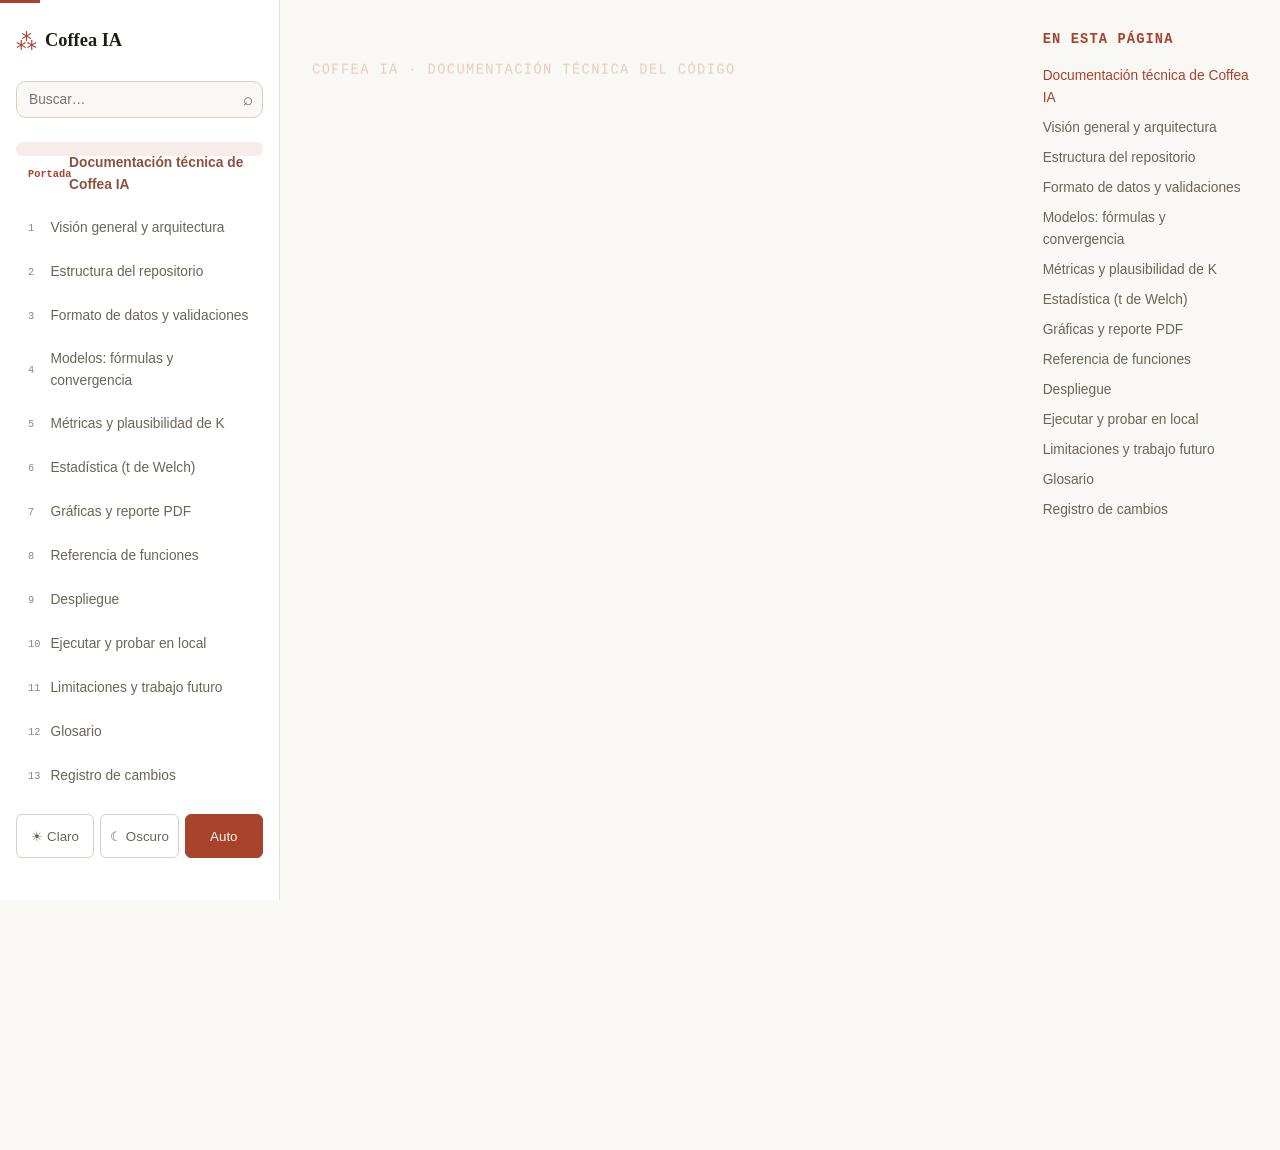
<file: docs/index.html>
<!DOCTYPE html>
<html lang="es"><head><meta charset="utf-8">
<meta http-equiv="refresh" content="0; url=documentacion/index.html">
<link rel="canonical" href="documentacion/index.html">
<title>Redirigiendo… · Documentación Coffea IA</title>
</head><body>
<p>Redirigiendo a la <a href="documentacion/index.html">documentación técnica de Coffea IA</a>…</p>
</body></html>
</file>
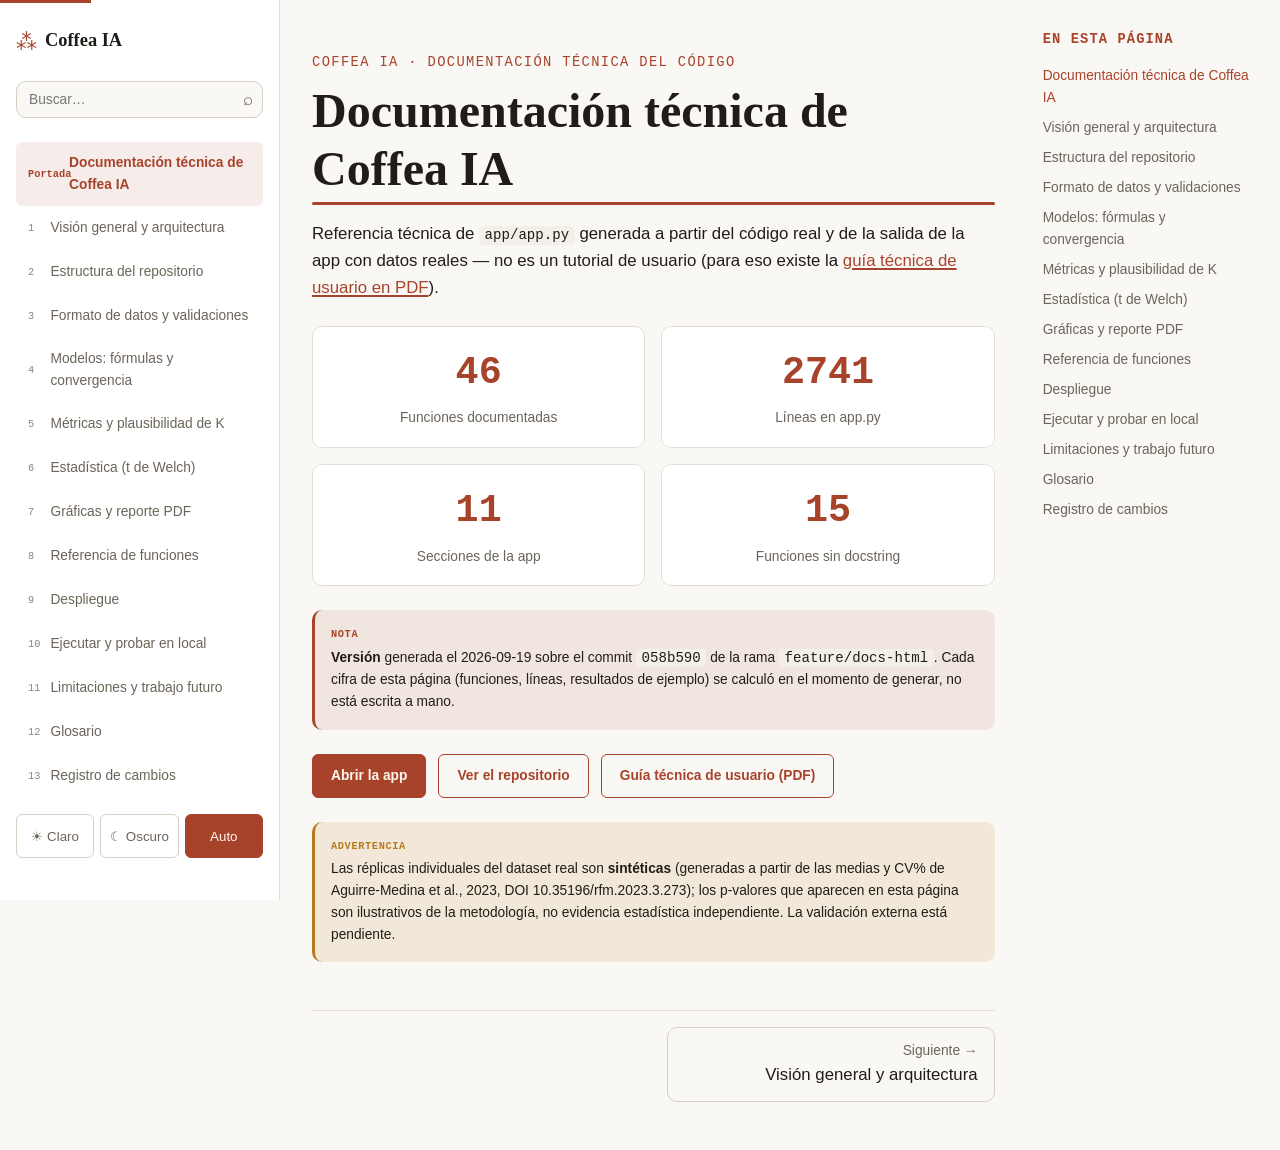
<file: docs/documentacion/index.html>
<!DOCTYPE html>
<html lang="es" class="no-js">
<head>
<meta charset="utf-8">
<meta name="viewport" content="width=device-width, initial-scale=1, viewport-fit=cover">
<title>Documentación técnica · Coffea IA</title>
<meta name="description" content="Documentación técnica de app/app.py: arquitectura, modelos, métricas, referencia de funciones generada del código, despliegue y limitaciones.">
<meta name="color-scheme" content="light dark">
<link rel="stylesheet" href="assets/styles.css">
<!-- efectos.css es puramente decorativo (transiciones/animaciones): si no carga, todo
     lo de styles.css + app.js sigue funcionando igual, solo que sin movimiento. -->
<link rel="stylesheet" href="assets/efectos.css">
</head>
<body>
<a class="saltar-enlace" href="#contenido-principal">Saltar al contenido</a>
<div class="solo-sr" role="status" aria-live="polite" data-anunciador></div>

<div class="barra-progreso"><div class="relleno"></div></div>
<div class="indicador-apartado">Apartado 1 de 14</div>

<header class="barra-superior">
  <button class="boton-icono abrir-menu" type="button" aria-label="Abrir menú" aria-expanded="false" aria-controls="menu-lateral">
    <svg width="20" height="20" viewBox="0 0 20 20" aria-hidden="true"><path d="M2 5h16M2 10h16M2 15h16" stroke="currentColor" stroke-width="1.8" stroke-linecap="round"/></svg>
  </button>
  <span class="marca">Coffea IA · Documentación técnica</span>
</header>

<div class="fondo-oscurecido"></div>

<div class="envoltura">
  <nav class="barra-lateral" id="menu-lateral" aria-label="Navegación principal">
    <div style="display:flex;align-items:center;justify-content:space-between;">
      <div class="marca-sidebar"><span class="hoja" aria-hidden="true">⁂</span><strong>Coffea IA</strong></div>
      <button class="boton-icono cerrar-menu" type="button" aria-label="Cerrar menú">✕</button>
    </div>
    <div class="buscador" role="search">
      <label class="solo-sr" for="campo-buscar">Buscar en la documentación</label>
      <input type="search" id="campo-buscar" placeholder="Buscar…" autocomplete="off">
      <span class="icono-buscar" aria-hidden="true">⌕</span>
      <div class="resultados-busqueda" role="listbox" aria-label="Resultados de búsqueda"></div>
    </div>
    <ul class="nav-lateral">
      <span class="indicador-activo-nav" aria-hidden="true"></span>
      <li><a class="enlace-nav" href="#portada"><span class="num">Portada</span>Documentación técnica de Coffea IA</a></li>
<li><a class="enlace-nav" href="#vision-general"><span class="num">1</span>Visión general y arquitectura</a></li>
<li><a class="enlace-nav" href="#estructura-repo"><span class="num">2</span>Estructura del repositorio</a></li>
<li><a class="enlace-nav" href="#formato-datos"><span class="num">3</span>Formato de datos y validaciones</a></li>
<li><a class="enlace-nav" href="#modelos"><span class="num">4</span>Modelos: fórmulas y convergencia</a></li>
<li><a class="enlace-nav" href="#metricas-k"><span class="num">5</span>Métricas y plausibilidad de K</a></li>
<li><a class="enlace-nav" href="#estadistica"><span class="num">6</span>Estadística (t de Welch)</a></li>
<li><a class="enlace-nav" href="#graficas-reporte"><span class="num">7</span>Gráficas y reporte PDF</a></li>
<li><a class="enlace-nav" href="#ref-funciones"><span class="num">8</span>Referencia de funciones</a></li>
<li><a class="enlace-nav" href="#despliegue"><span class="num">9</span>Despliegue</a></li>
<li><a class="enlace-nav" href="#ejecutar-local"><span class="num">10</span>Ejecutar y probar en local</a></li>
<li><a class="enlace-nav" href="#limitaciones"><span class="num">11</span>Limitaciones y trabajo futuro</a></li>
<li><a class="enlace-nav" href="#glosario"><span class="num">12</span>Glosario</a></li>
<li><a class="enlace-nav" href="#registro-cambios"><span class="num">13</span>Registro de cambios</a></li>
    </ul>
    <div class="selector-tema" role="group" aria-label="Tema de color">
      <button type="button" data-tema="light" aria-pressed="false">☀ Claro</button>
      <button type="button" data-tema="dark" aria-pressed="false">☾ Oscuro</button>
      <button type="button" data-tema="auto" aria-pressed="true">Auto</button>
    </div>
  </nav>

  <main class="contenido-principal" id="contenido-principal">
    <section class="apartado" id="portada" aria-labelledby="titulo-portada">
<p class="apartado-etiqueta">Coffea IA · Documentación técnica del código</p>
<h1 id="titulo-portada">Documentación técnica de Coffea IA</h1>
<p>Referencia técnica de <code>app/app.py</code> generada a partir del código real y de la
salida de la app con datos reales — no es un tutorial de usuario (para eso existe la
<a href="../06_guia_tecnica/guia_tecnica_usuario.pdf">guía técnica de usuario en PDF</a>).</p>
<div class="contadores">
  <div class="contador"><span class="valor" data-valor="46">0</span><span class="etiqueta">Funciones documentadas</span></div>
  <div class="contador"><span class="valor" data-valor="2741">0</span><span class="etiqueta">Líneas en app.py</span></div>
  <div class="contador"><span class="valor" data-valor="11">0</span><span class="etiqueta">Secciones de la app</span></div>
  <div class="contador"><span class="valor" data-valor="15">0</span><span class="etiqueta">Funciones sin docstring</span></div>
</div>
<div class="recuadro recuadro-nota"><span class="etiqueta">Nota</span><b>Versión</b> generada el 2026-09-19 sobre el commit <code>058b590</code> de la rama <code>feature/docs-html</code>. Cada cifra de esta página (funciones, líneas, resultados de ejemplo) se calculó en el momento de generar, no está escrita a mano.</div>
<div class="enlaces-pie">
  <a class="boton" href="[URL de la app en Streamlit Cloud — pendiente de publicar en el README]">Abrir la app</a>
  <a class="boton secundario" href="https://github.com/0scar07/proyecto-coffea-hma">Ver el repositorio</a>
  <a class="boton secundario" href="../06_guia_tecnica/guia_tecnica_usuario.pdf">Guía técnica de usuario (PDF)</a>
</div>
<div class="recuadro recuadro-advertencia"><span class="etiqueta">Advertencia</span>Las réplicas individuales del dataset real son <b>sintéticas</b> (generadas a partir de las medias y CV% de Aguirre-Medina et al., 2023, DOI 10.35196/rfm.2023.3.273); los p-valores que aparecen en esta página son ilustrativos de la metodología, no evidencia estadística independiente. La validación externa está pendiente.</div>
<nav class="nav-apartado" aria-label="Navegación entre apartados"><span></span><a class="siguiente" href="#vision-general" data-boton-siguiente><span class="direccion">Siguiente →</span>Visión general y arquitectura</a></nav></section>
<section class="apartado" id="vision-general" aria-labelledby="titulo-vision-general">
<p class="apartado-etiqueta">01 · Arquitectura</p>
<h1 id="titulo-vision-general">Visión general y diagrama de arquitectura</h1>
<p>Coffea IA es una app de Streamlit de un solo archivo (<code>app/app.py</code>, 2741
líneas) que ajusta tres modelos de crecimiento no lineales a datos de <i>Coffea arabica</i> y
compara un grupo control (−M) contra uno inoculado con hongos micorrízicos arbusculares (+M).
El flujo de datos es siempre el mismo, sin importar la sección de la app que se esté usando:</p>
<div class="diagrama-envoltura">
  <svg class="diagrama-svg solo-escritorio-diagrama" viewBox="0 0 1480 204" role="img" aria-label="Diagrama de flujo: Datos, Validación, Ajuste de tres modelos, Métricas, Gráficas y Reporte PDF"><defs><marker id="flecha-punta" viewBox="0 0 10 10" refX="9" refY="5"
      markerWidth="7" markerHeight="7" orient="auto-start-reverse">
      <path d="M0,0 L10,5 L0,10 z"/></marker></defs><path class="flecha-flujo" d="M210,102.0 L270,102.0" marker-end="url(#flecha-punta)"/><path class="flecha-flujo" d="M460,102.0 L520,102.0" marker-end="url(#flecha-punta)"/><path class="flecha-flujo" d="M710,102.0 L770,102.0" marker-end="url(#flecha-punta)"/><path class="flecha-flujo" d="M960,102.0 L1020,102.0" marker-end="url(#flecha-punta)"/><path class="flecha-flujo" d="M1210,102.0 L1270,102.0" marker-end="url(#flecha-punta)"/><g class="grupo-nodo" data-funcion="cargar_datos_desde_archivo" data-index="0">
      <rect class="caja-nodo" x="20" y="60" width="190" height="84" rx="10"/>
      <text class="texto-nodo" x="115.0" y="96.0" text-anchor="middle">Datos</text>
      <text class="texto-funcion" x="115.0" y="116.0" text-anchor="middle">cargar_datos_desde_archivo()</text>
    </g><g class="grupo-nodo" data-funcion="advertir_dias_insuficientes" data-index="1">
      <rect class="caja-nodo" x="270" y="60" width="190" height="84" rx="10"/>
      <text class="texto-nodo" x="365.0" y="96.0" text-anchor="middle">Validación</text>
      <text class="texto-funcion" x="365.0" y="116.0" text-anchor="middle">advertir_dias_insuficientes()</text>
    </g><g class="grupo-nodo" data-funcion="ajustar_todos_los_modelos" data-index="2">
      <rect class="caja-nodo" x="520" y="60" width="190" height="84" rx="10"/>
      <text class="texto-nodo" x="615.0" y="96.0" text-anchor="middle">Ajuste (3 modelos)</text>
      <text class="texto-funcion" x="615.0" y="116.0" text-anchor="middle">ajustar_todos_los_modelos()</text>
    </g><g class="grupo-nodo" data-funcion="calcular_r2" data-index="3">
      <rect class="caja-nodo" x="770" y="60" width="190" height="84" rx="10"/>
      <text class="texto-nodo" x="865.0" y="96.0" text-anchor="middle">Métricas</text>
      <text class="texto-funcion" x="865.0" y="116.0" text-anchor="middle">calcular_r2()</text>
    </g><g class="grupo-nodo" data-funcion="fig_curvas_publicacion" data-index="4">
      <rect class="caja-nodo" x="1020" y="60" width="190" height="84" rx="10"/>
      <text class="texto-nodo" x="1115.0" y="96.0" text-anchor="middle">Gráficas</text>
      <text class="texto-funcion" x="1115.0" y="116.0" text-anchor="middle">fig_curvas_publicacion()</text>
    </g><g class="grupo-nodo" data-funcion="ReportePDF" data-index="5">
      <rect class="caja-nodo" x="1270" y="60" width="190" height="84" rx="10"/>
      <text class="texto-nodo" x="1365.0" y="96.0" text-anchor="middle">Reporte PDF</text>
      <text class="texto-funcion" x="1365.0" y="116.0" text-anchor="middle">ReportePDF()</text>
    </g></svg>
  <svg class="diagrama-svg solo-movil-diagrama" viewBox="0 0 320 774" role="img" aria-label="Diagrama de flujo: Datos, Validación, Ajuste de tres modelos, Métricas, Gráficas y Reporte PDF"><defs><marker id="flecha-punta" viewBox="0 0 10 10" refX="9" refY="5"
      markerWidth="7" markerHeight="7" orient="auto-start-reverse">
      <path d="M0,0 L10,5 L0,10 z"/></marker></defs><path class="flecha-flujo" d="M160.0,104 L160.0,150" marker-end="url(#flecha-punta)"/><path class="flecha-flujo" d="M160.0,234 L160.0,280" marker-end="url(#flecha-punta)"/><path class="flecha-flujo" d="M160.0,364 L160.0,410" marker-end="url(#flecha-punta)"/><path class="flecha-flujo" d="M160.0,494 L160.0,540" marker-end="url(#flecha-punta)"/><path class="flecha-flujo" d="M160.0,624 L160.0,670" marker-end="url(#flecha-punta)"/><g class="grupo-nodo" data-funcion="cargar_datos_desde_archivo" data-index="0">
      <rect class="caja-nodo" x="30" y="20" width="260" height="84" rx="10"/>
      <text class="texto-nodo" x="160.0" y="56.0" text-anchor="middle">Datos</text>
      <text class="texto-funcion" x="160.0" y="76.0" text-anchor="middle">cargar_datos_desde_archivo()</text>
    </g><g class="grupo-nodo" data-funcion="advertir_dias_insuficientes" data-index="1">
      <rect class="caja-nodo" x="30" y="150" width="260" height="84" rx="10"/>
      <text class="texto-nodo" x="160.0" y="186.0" text-anchor="middle">Validación</text>
      <text class="texto-funcion" x="160.0" y="206.0" text-anchor="middle">advertir_dias_insuficientes()</text>
    </g><g class="grupo-nodo" data-funcion="ajustar_todos_los_modelos" data-index="2">
      <rect class="caja-nodo" x="30" y="280" width="260" height="84" rx="10"/>
      <text class="texto-nodo" x="160.0" y="316.0" text-anchor="middle">Ajuste (3 modelos)</text>
      <text class="texto-funcion" x="160.0" y="336.0" text-anchor="middle">ajustar_todos_los_modelos()</text>
    </g><g class="grupo-nodo" data-funcion="calcular_r2" data-index="3">
      <rect class="caja-nodo" x="30" y="410" width="260" height="84" rx="10"/>
      <text class="texto-nodo" x="160.0" y="446.0" text-anchor="middle">Métricas</text>
      <text class="texto-funcion" x="160.0" y="466.0" text-anchor="middle">calcular_r2()</text>
    </g><g class="grupo-nodo" data-funcion="fig_curvas_publicacion" data-index="4">
      <rect class="caja-nodo" x="30" y="540" width="260" height="84" rx="10"/>
      <text class="texto-nodo" x="160.0" y="576.0" text-anchor="middle">Gráficas</text>
      <text class="texto-funcion" x="160.0" y="596.0" text-anchor="middle">fig_curvas_publicacion()</text>
    </g><g class="grupo-nodo" data-funcion="ReportePDF" data-index="5">
      <rect class="caja-nodo" x="30" y="670" width="260" height="84" rx="10"/>
      <text class="texto-nodo" x="160.0" y="706.0" text-anchor="middle">Reporte PDF</text>
      <text class="texto-funcion" x="160.0" y="726.0" text-anchor="middle">ReportePDF()</text>
    </g></svg>
  <p class="apartado-etiqueta" style="margin-top:12px;">Pasa el cursor o el foco por una caja para
  ver qué función la implementa; haz clic para saltar a su entrada en la Referencia de funciones.</p>
</div>
<h2>Las capas del archivo</h2>
<ol>
  <li><b>Estilo y composición visual</b> — da formato a las figuras de Plotly y separa el pie de
  cada figura del gráfico mismo.</li>
  <li><b>Modelos matemáticos</b> — <code>modelo_exponencial</code>, <code>modelo_logistico</code>,
  <code>modelo_gompertz</code>: funciones puras, sin efectos secundarios.</li>
  <li><b>Datos y utilidades numéricas</b> — generación de datos simulados, manejo de réplicas,
  métricas de bondad de ajuste.</li>
  <li><b>Ajuste y pruebas estadísticas</b> — el núcleo: <code>ajustar_todos_los_modelos</code> y
  <code>prueba_t_independiente</code>.</li>
  <li><b>Construcción de figuras</b> — una función por tipo de gráfica.</li>
  <li><b>Reporte PDF</b> — la clase <code>ReportePDF(FPDF)</code> y sus funciones de composición.</li>
  <li><b>Entrada/salida de datos</b> — lectura/escritura de Excel, plantilla descargable.</li>
  <li><b>Navegación e interfaz</b> — un bloque <code>if/elif seccion == "...":</code> por cada
  una de las 11 secciones del menú.</li>
</ol>
<nav class="nav-apartado" aria-label="Navegación entre apartados"><a href="#portada" data-boton-anterior><span class="direccion">← Anterior</span>Documentación técnica de Coffea IA</a><a class="siguiente" href="#estructura-repo" data-boton-siguiente><span class="direccion">Siguiente →</span>Estructura del repositorio</a></nav></section>
<section class="apartado" id="estructura-repo" aria-labelledby="titulo-estructura-repo">
<p class="apartado-etiqueta">02 · Repositorio</p>
<h1 id="titulo-estructura-repo">Estructura del repositorio</h1>
<p>Árbol real de carpetas (se omiten <code>__pycache__/</code>, y las carpetas de previsualización
<code>previews/</code>/<code>_build/</code>, que están en <code>.gitignore</code>):</p>
<div class="bloque-codigo"><button class="boton-copiar" type="button" aria-label="Copiar código"><span class="texto-copiar">Copiar</span></button><pre><code class="lenguaje-text"><span class="linea">proyecto-coffea-hma/</span>
<span class="linea">├── app/</span>
<span class="linea">│   ├── app.py                  # única fuente de la lógica y el UI (no se toca desde esta doc)</span>
<span class="linea">│   ├── requirements.txt</span>
<span class="linea">│   └── .streamlit/config.toml  # tema &quot;Cuaderno de campo&quot;</span>
<span class="linea">├── datos_reales/</span>
<span class="linea">│   └── datos_reales_coffea_2023.xlsx</span>
<span class="linea">├── scripts/</span>
<span class="linea">│   └── validacion_cruzada_real.py</span>
<span class="linea">├── docs/</span>
<span class="linea">│   ├── screenshots/            # capturas de la app</span>
<span class="linea">│   ├── figuras/                 # gráficas exportadas en PNG</span>
<span class="linea">│   ├── reportes/                 # PDF de ejemplo generado por la app</span>
<span class="linea">│   ├── documentacion/            # esta página (index.html + assets/)</span>
<span class="linea">│   └── index.html                # redirección a documentacion/</span>
<span class="linea">└── entregables/                 # borradores y plantillas de gestión/difusión</span>
<span class="linea">    ├── 02_codigo_documentado/</span>
<span class="linea">    │   ├── documentacion_codigo.md</span>
<span class="linea">    │   └── fuente_html/           # fuente y script de esta página</span>
<span class="linea">    └── 06_guia_tecnica/</span>
<span class="linea">        ├── guia_tecnica_usuario.md</span>
<span class="linea">        ├── guia_tecnica_usuario.pdf</span>
<span class="linea">        └── fuente_pdf/</span></code></pre></div>
<div class="recuadro recuadro-importante"><span class="etiqueta">Importante</span><code>app/app.py</code>, <code>app/requirements.txt</code> y <code>app/.streamlit/config.toml</code> son los únicos archivos que Streamlit Cloud necesita para desplegar — nunca se mueven ni se renombran (ver Apartado 9, Despliegue).</div>
<nav class="nav-apartado" aria-label="Navegación entre apartados"><a href="#vision-general" data-boton-anterior><span class="direccion">← Anterior</span>Visión general y arquitectura</a><a class="siguiente" href="#formato-datos" data-boton-siguiente><span class="direccion">Siguiente →</span>Formato de datos y validaciones</a></nav></section>
<section class="apartado" id="formato-datos" aria-labelledby="titulo-formato-datos">
<p class="apartado-etiqueta">03 · Datos</p>
<h1 id="titulo-formato-datos">Formato de datos y validaciones</h1>
<p>La app acepta datos en <b>formato largo</b>, con estas columnas exactas (verificado contra
<code>datos_reales_coffea_2023.xlsx</code>):</p>
<div class="tabla-contenedor"><div class="tabla-scroll"><table><thead><tr><th>Columna</th><th>Significado</th><th>Ejemplo</th></tr></thead><tbody><tr><td><code>variable</code></td><td>Qué se midió</td><td>altura, area_foliar, biomasa, hojas, diametro</td></tr><tr><td><code>grupo</code></td><td>Tratamiento</td><td>-M (control) o +M (inoculado)</td></tr><tr><td><code>dat</code></td><td>Día después del trasplante</td><td>28, 56, 84, 112</td></tr><tr><td><code>replica</code></td><td>Número de réplica</td><td>1 a 5</td></tr><tr><td><code>valor</code></td><td>Valor medido</td><td>9.0538</td></tr></tbody></table></div><div class="pista-scroll">Desliza para ver más columnas →</div></div>
<h2>Qué valida la app al cargar un archivo</h2>
<p><code>cargar_datos_desde_archivo</code> revisa que estén las columnas obligatorias antes de
aceptar el archivo; si falta alguna, muestra qué columna falta en vez de aceptar un archivo
incompleto. <code>advertir_dias_insuficientes</code> revisa, variable por variable, cuántos días
distintos hay disponibles y anticipa qué modelos no van a poder ajustarse.</p>
<div class="recuadro recuadro-consejo"><span class="etiqueta">Consejo</span>La plantilla descargable en la sección "Datos de prueba" (<code>generar_plantilla_excel</code>) siempre tiene el formato correcto — la forma más segura de empezar es partir de ella.</div>
<h2>Datos reales incluidos</h2>
<p>Altura, número de hojas, área foliar y biomasa total en 4 momentos de muestreo (28, 56, 84 y
112 ddt), 5 réplicas por grupo y día, provienen de Aguirre-Medina et al. (2023). El diámetro del
tallo no está en ese estudio y sigue usando datos simulados.</p>
<div class="recuadro recuadro-advertencia"><span class="etiqueta">Advertencia</span>Las réplicas individuales del archivo real son <b>sintéticas</b>: generadas para reproducir la media y el CV% publicados, no son mediciones planta por planta.</div>
<nav class="nav-apartado" aria-label="Navegación entre apartados"><a href="#estructura-repo" data-boton-anterior><span class="direccion">← Anterior</span>Estructura del repositorio</a><a class="siguiente" href="#modelos" data-boton-siguiente><span class="direccion">Siguiente →</span>Modelos: fórmulas y convergencia</a></nav></section>
<section class="apartado" id="modelos" aria-labelledby="titulo-modelos">
<p class="apartado-etiqueta">04 · Modelos</p>
<h1 id="titulo-modelos">Modelos: fórmulas, parámetros y regla de convergencia</h1>
<p>Parametrización exacta tal como está en <code>app/app.py</code> — extraída con <code>ast</code>
del propio código, no copiada de memoria:</p>
<div class="pestanas"><ul class="pestanas-lista" role="tablist"><li role="presentation"><button class="tab-boton" role="tab" id="tabs-1-tab-0" aria-controls="tabs-1-panel-0" aria-selected="true" tabindex="0" type="button">Exponencial</button></li><li role="presentation"><button class="tab-boton" role="tab" id="tabs-1-tab-1" aria-controls="tabs-1-panel-1" aria-selected="false" tabindex="-1" type="button">Logístico</button></li><li role="presentation"><button class="tab-boton" role="tab" id="tabs-1-tab-2" aria-controls="tabs-1-panel-2" aria-selected="false" tabindex="-1" type="button">Gompertz</button></li><span class="indicador-tab" aria-hidden="true"></span></ul><div class="panel-tab activo" role="tabpanel" id="tabs-1-panel-0" aria-labelledby="tabs-1-tab-0">
    <div class="formula-caja"><div class="nombre">Exponencial</div><div class="expr">P0 * np.exp(r * t)</div></div>
    <p><b>Firma en el código:</b> <code>modelo_exponencial(t, P0, r)</code> (línea 429).</p>
    <p><b>Días mínimos para converger:</b> 2 (por su número de parámetros).</p>
    </div><div class="panel-tab" role="tabpanel" id="tabs-1-panel-1" aria-labelledby="tabs-1-tab-1">
    <div class="formula-caja"><div class="nombre">Logístico</div><div class="expr">K / (1 + np.exp(-k * (t - Ti)))</div></div>
    <p><b>Firma en el código:</b> <code>modelo_logistico(t, K, k, Ti)</code> (línea 432).</p>
    <p><b>Días mínimos para converger:</b> 3 (por su número de parámetros).</p>
    </div><div class="panel-tab" role="tabpanel" id="tabs-1-panel-2" aria-labelledby="tabs-1-tab-2">
    <div class="formula-caja"><div class="nombre">Gompertz</div><div class="expr">K * np.exp(-np.exp(-k * (t - Ti)))</div></div>
    <p><b>Firma en el código:</b> <code>modelo_gompertz(t, K, k, Ti)</code> (línea 435).</p>
    <p><b>Días mínimos para converger:</b> 3 (por su número de parámetros).</p>
    </div></div>
<p>En Logístico y Gompertz, <code>K</code> es la asíntota superior, <code>k</code> la tasa de
crecimiento y <code>Ti</code> el punto de inflexión. El ajuste de los tres modelos se hace con
<code>scipy.optimize.curve_fit</code> — <b>regresión no lineal</b>, no aprendizaje automático.</p>
<h2>Regla de convergencia</h2>
<p>Cada modelo necesita un mínimo de días distintos de muestreo para ser identificable
(Exponencial ≥ 2; Logístico y Gompertz ≥ 3). Si un dataset no llega a ese mínimo, o si
<code>curve_fit</code> no converge, la app nunca fuerza ni aproxima un ajuste:</p>
<div class="tabla-contenedor"><div class="tabla-scroll"><table><thead><tr><th>Estado</th><th>Cuándo ocurre</th><th>Qué hace la app</th></tr></thead><tbody><tr><td><code>Sin días suficientes</code></td><td>Menos días distintos de los que el modelo necesita</td><td>No intenta el ajuste; lo dice explícitamente (<code>texto_estado_sin_dias</code>).</td></tr><tr><td><code>No convergió</code></td><td><code>curve_fit</code> no encontró una solución estable</td><td>No dibuja ese modelo ni reporta un R².</td></tr><tr><td><code>OK</code></td><td>Convergió y tiene R² calculado</td><td>Se muestra normalmente en tablas y gráficas.</td></tr></tbody></table></div><div class="pista-scroll">Desliza para ver más columnas →</div></div>
<p>La función <code>estado_de_ajuste</code> es la única fuente de este vocabulario en toda la app
y en el PDF — nunca se reinterpreta caso por caso.</p>
<nav class="nav-apartado" aria-label="Navegación entre apartados"><a href="#formato-datos" data-boton-anterior><span class="direccion">← Anterior</span>Formato de datos y validaciones</a><a class="siguiente" href="#metricas-k" data-boton-siguiente><span class="direccion">Siguiente →</span>Métricas y plausibilidad de K</a></nav></section>
<section class="apartado" id="metricas-k" aria-labelledby="titulo-metricas-k">
<p class="apartado-etiqueta">05 · Métricas</p>
<h1 id="titulo-metricas-k">Métricas (R², RMSE, MAE) y criterio de plausibilidad de K</h1>
<p><b>R²</b> (0 a 1): qué proporción de la variación observada explica el modelo. <b>RMSE</b> y
<b>MAE</b>: error típico en las unidades de la variable; RMSE penaliza más los errores grandes.</p>
<h2>Ejemplo real — Altura</h2>
<p>Recalculado el 2026-09-19 sobre <code>datos_reales_coffea_2023.xlsx</code> llamando a
<code>ajustar_todos_los_modelos</code>:</p>
<div class="tabla-contenedor"><div class="tabla-scroll"><table><thead><tr><th>Grupo</th><th>Modelo</th><th>R²</th><th>RMSE</th><th>MAE</th></tr></thead><tbody><tr><td>-M</td><td>Exponencial</td><td>0.9082</td><td>0.8182</td><td>0.6483</td></tr><tr><td>-M</td><td>Logístico</td><td>0.9082</td><td>0.8182</td><td>0.6483</td></tr><tr><td>-M</td><td>Gompertz</td><td><em>No convergió</em></td><td>–</td><td>–</td></tr><tr><td>+M</td><td>Exponencial</td><td>0.8759</td><td>1.0804</td><td>0.8953</td></tr><tr><td>+M</td><td>Logístico</td><td>0.8769</td><td>1.0759</td><td>0.8911</td></tr><tr><td>+M</td><td>Gompertz</td><td>0.8762</td><td>1.0789</td><td>0.8944</td></tr></tbody></table></div><div class="pista-scroll">Desliza para ver más columnas →</div></div>
<h2>Criterio de plausibilidad de K vigente</h2>
<p>La app solo dibuja la asíntota K (Logístico/Gompertz) si se cumplen las <b>cuatro</b>
condiciones a la vez (función <code>_asintota_k_plausible</code>):</p>
<ol>
  <li>El modelo convergió.</li>
  <li>R² ≥ 0.90.</li>
  <li>K ≤ 1.5× el máximo observado en ese grupo y variable.</li>
  <li>El punto de inflexión Ti cae dentro del rango de días muestreados.</li>
</ol>
<p>Ejemplo real (Altura, notas generadas por <code>fig_curvas_publicacion</code>):</p>
<ul><li>Logístico (-M): ni la asíntota K ni la banda de confianza se dibujan (K=790679.8 supera 1.5× el máximo observado (15.0)).</li><li>Gompertz (-M): no convergió.</li><li>Logístico (+M): ni la asíntota K ni la banda de confianza se dibujan (R²=0.877 &lt; 0.90).</li><li>Gompertz (+M): ni la asíntota K ni la banda de confianza se dibujan (R²=0.876 &lt; 0.90).</li></ul>
<div class="recuadro recuadro-importante"><span class="etiqueta">Importante</span>Un R² alto no implica que K esté bien identificada — puede fallar el criterio de rango o el del punto de inflexión aunque el ajuste general sea bueno en los puntos observados.</div>
<nav class="nav-apartado" aria-label="Navegación entre apartados"><a href="#modelos" data-boton-anterior><span class="direccion">← Anterior</span>Modelos: fórmulas y convergencia</a><a class="siguiente" href="#estadistica" data-boton-siguiente><span class="direccion">Siguiente →</span>Estadística (t de Welch)</a></nav></section>
<section class="apartado" id="estadistica" aria-labelledby="titulo-estadistica">
<p class="apartado-etiqueta">06 · Estadística</p>
<h1 id="titulo-estadistica">Comparación estadística: prueba t de Welch</h1>
<p><code>prueba_t_independiente</code> compara −M contra +M con <code>scipy.stats.ttest_ind</code>
(<code>equal_var=False</code>) por variable y día — sin asumir que ambos grupos tienen la misma
varianza. <code>calcular_efecto_micorriza</code> arma la tabla completa: media −M, media +M,
incremento %, t, p y significancia.</p>
<h2>Ejemplo real — Área foliar</h2>
<div class="tabla-contenedor"><div class="tabla-scroll"><table><thead><tr><th>Día (ddt)</th><th>Media −M</th><th>Media +M</th><th>Incremento +M</th><th>t (Welch)</th><th>p</th><th>Significativo</th></tr></thead><tbody><tr><td>28</td><td>1.50</td><td>4.50</td><td>+200.0%</td><td>20.249</td><td>p < 0.0001</td><td>Sí</td></tr><tr><td>56</td><td>19.30</td><td>27.95</td><td>+44.8%</td><td>5.829</td><td>p = 0.0008</td><td>Sí</td></tr><tr><td>84</td><td>62.10</td><td>91.20</td><td>+46.9%</td><td>5.421</td><td>p = 0.0022</td><td>Sí</td></tr><tr><td>112</td><td>179.90</td><td>354.60</td><td>+97.1%</td><td>11.445</td><td>p < 0.0001</td><td>Sí</td></tr></tbody></table></div><div class="pista-scroll">Desliza para ver más columnas →</div></div>
<div class="recuadro recuadro-advertencia"><span class="etiqueta">Advertencia</span>Estas réplicas son sintéticas (Aguirre-Medina et al., 2023) — el p-valor confirma que la diferencia entre las medias <i>reportadas</i> es grande frente a la variabilidad reconstruida, pero no es evidencia estadística independiente nueva sobre el efecto de la micorrización.</div>
<h2>Códigos de significancia (<code>texto_significancia</code>)</h2>
<p><code>ns</code> = p ≥ 0.05 · <code>*</code> = p &lt; 0.05 · <code>**</code> = p &lt; 0.01 ·
<code>***</code> = p &lt; 0.001. <code>formatear_p</code> evita el "p = 0.0000" engañoso: por
debajo de 0.0001 se reporta como cota superior ("p &lt; 0.0001").</p>
<nav class="nav-apartado" aria-label="Navegación entre apartados"><a href="#metricas-k" data-boton-anterior><span class="direccion">← Anterior</span>Métricas y plausibilidad de K</a><a class="siguiente" href="#graficas-reporte" data-boton-siguiente><span class="direccion">Siguiente →</span>Gráficas y reporte PDF</a></nav></section>
<section class="apartado" id="graficas-reporte" aria-labelledby="titulo-graficas-reporte">
<p class="apartado-etiqueta">07 · Salidas</p>
<h1 id="titulo-graficas-reporte">Gráficas y reporte PDF</h1>
<p>Cada tipo de gráfica tiene su propia función constructora, todas devuelven <code>(fig, pie)</code>
— la figura de Plotly y el texto del pie <i>por separado</i> (nunca como anotación incrustada):</p>
<div class="tabla-contenedor"><div class="tabla-scroll"><table><thead><tr><th>Función</th><th>Qué produce</th></tr></thead><tbody><tr><td><code>fig_curvas_publicacion</code></td><td>Curvas ajustadas, panel (a) −M / panel (b) +M, banda de confianza y asíntota K</td></tr><tr><td><code>fig_tasas_crecimiento</code></td><td>Paneles AGR/RGR calculados analíticamente de los parámetros ya ajustados</td></tr><tr><td><code>fig_barras_variable</code></td><td>Barras de medias ± DE con significancia</td></tr><tr><td><code>fig_barras_resumen_2x2</code></td><td>Las 4 variables en cuadrícula 2×2</td></tr><tr><td><code>fig_barras_r2_comparacion</code></td><td>Comparación de R² por modelo y variable</td></tr></tbody></table></div><div class="pista-scroll">Desliza para ver más columnas →</div></div>
<h2>El reporte PDF</h2>
<p>La clase <code>ReportePDF(FPDF)</code> arma el documento sección por sección — metodología,
tablas de R²/RMSE/MAE, las mismas figuras de arriba (reinsertadas con
<code>insertar_imagen_png</code>/<code>insertar_pie_pdf</code>), y conclusiones — y termina en
<code>pdf_bytes = bytes(pdf.output())</code>, ofrecido como descarga.</p>
<div class="recuadro recuadro-nota"><span class="etiqueta">Nota</span>Un PDF de ejemplo generado con datos reales está en <code>docs/reportes/reporte_ejemplo_datos_reales.pdf</code>.</div>
<nav class="nav-apartado" aria-label="Navegación entre apartados"><a href="#estadistica" data-boton-anterior><span class="direccion">← Anterior</span>Estadística (t de Welch)</a><a class="siguiente" href="#ref-funciones" data-boton-siguiente><span class="direccion">Siguiente →</span>Referencia de funciones</a></nav></section>
<section class="apartado" id="ref-funciones" aria-labelledby="titulo-ref-funciones">
<p class="apartado-etiqueta">08 · Referencia (generada del código)</p>
<h1 id="titulo-ref-funciones">Referencia de funciones</h1>
<p>Las 46 funciones de nivel superior de <code>app/app.py</code> (más la
clase <code>ReportePDF</code>), extraídas con el módulo <code>ast</code> el 2026-09-19:
firma completa, línea de origen, sección de la app que la usa (por dónde se llama en el código,
no supuesto), y su docstring o el comentario inmediato si no tiene docstring.</p>
<div class="recuadro recuadro-advertencia"><span class="etiqueta">Advertencia</span>15 funciones no tienen docstring ni comentario inmediato en el código. Se listan igual, marcadas explícitamente — no se les inventó una descripción.</div>
<div class="filtro-funciones" role="group" aria-label="Filtrar funciones">
  <button class="chip-filtro" type="button" data-filtro="todas" aria-pressed="true">Todas</button>
  <button class="chip-filtro" type="button" data-filtro="Resumen" aria-pressed="false">Resumen</button><button class="chip-filtro" type="button" data-filtro="Ajustar modelos" aria-pressed="false">Ajustar modelos</button><button class="chip-filtro" type="button" data-filtro="Metodología" aria-pressed="false">Metodología</button><button class="chip-filtro" type="button" data-filtro="Resultados" aria-pressed="false">Resultados</button><button class="chip-filtro" type="button" data-filtro="Gráficas de barras" aria-pressed="false">Gráficas de barras</button><button class="chip-filtro" type="button" data-filtro="Resultados esperados" aria-pressed="false">Resultados esperados</button><button class="chip-filtro" type="button" data-filtro="Estadística" aria-pressed="false">Estadística</button><button class="chip-filtro" type="button" data-filtro="Residuos" aria-pressed="false">Residuos</button><button class="chip-filtro" type="button" data-filtro="Discusión y conclusiones" aria-pressed="false">Discusión y conclusiones</button><button class="chip-filtro" type="button" data-filtro="Datos de prueba" aria-pressed="false">Datos de prueba</button><button class="chip-filtro" type="button" data-filtro="Exportar reporte" aria-pressed="false">Exportar reporte</button><button class="chip-filtro" type="button" data-filtro="sin-doc" aria-pressed="false">Sin documentar</button>
</div>
<div class="funcion-entrada" id="fn-estilo_publicacion" data-secciones="Resumen,Ajustar modelos,Metodología,Resultados,Gráficas de barras,Resultados esperados,Estadística,Residuos,Discusión y conclusiones,Datos de prueba,Exportar reporte" data-sin-doc="0">
      <code class="firma">estilo_publicacion(fig, width=None, height=420, left_margin=70, top_margin=60, espacio_eje_x_px=38, espacio_leyenda_px=34)</code>
      <p class="meta">Línea 212–262 de <code>app/app.py</code> · Usada en: Resumen, Ajustar modelos, Metodología, Resultados, Gráficas de barras, Resultados esperados, Estadística, Residuos, Discusión y conclusiones, Datos de prueba, Exportar reporte</p>
      <p>Plantilla visual única para toda gráfica exportable: fondo blanco, marco negro
fino con ticks hacia afuera, cuadrícula tenue solo en Y, leyenda en UNA fila
horizontal centrada debajo de los paneles (no a la derecha: con el pie de figura ya
afuera, no hace falta reservar una columna lateral ancha), fuente y tamaños
consistentes. No toca datos ni trazos, solo layout/ejes -- se llama al final de cada
fig_*(), antes de construir_pie().</p>
    </div><div class="funcion-entrada" id="fn-alinear_titulos_panel_izquierda" data-secciones="Resumen,Ajustar modelos,Metodología,Resultados,Gráficas de barras,Resultados esperados,Estadística,Residuos,Discusión y conclusiones,Datos de prueba,Exportar reporte" data-sin-doc="0">
      <code class="firma">alinear_titulos_panel_izquierda(fig, n_paneles, tam_fuente=13)</code>
      <p class="meta">Línea 265–277 de <code>app/app.py</code> · Usada en: Resumen, Ajustar modelos, Metodología, Resultados, Gráficas de barras, Resultados esperados, Estadística, Residuos, Discusión y conclusiones, Datos de prueba, Exportar reporte</p>
      <p>Los subplot_titles de Plotly (usados para las etiquetas &quot;(a) −M&quot;/&quot;(b) +M&quot;, etc.) se
centran por defecto; el diseño pide que vayan arriba a la IZQUIERDA de cada panel, no
centradas. Reposiciona las primeras `n_paneles` anotaciones (que son exactamente los
subplot_titles, en el mismo orden en que se crearon) al borde izquierdo del dominio de
su propio eje X.</p>
    </div><div class="funcion-entrada" id="fn-construir_pie" data-secciones="Resumen,Ajustar modelos,Metodología,Resultados,Gráficas de barras,Resultados esperados,Estadística,Residuos,Discusión y conclusiones,Datos de prueba,Exportar reporte" data-sin-doc="0">
      <code class="firma">construir_pie(descripcion, notas=None, extra=None)</code>
      <p class="meta">Línea 280–286 de <code>app/app.py</code> · Usada en: Resumen, Ajustar modelos, Metodología, Resultados, Gráficas de barras, Resultados esperados, Estadística, Residuos, Discusión y conclusiones, Datos de prueba, Exportar reporte</p>
      <p>Estructura común del pie de figura: una línea de descripción + una lista corta de
notas (una viñeta por modelo que no dibujó asíntota/banda o que no convergió) + una
nota final opcional (ej. réplicas sintéticas). Nunca se agrega como anotación dentro
de la figura de Plotly -- se usa igual en mostrar_pie_streamlit, pie_a_lineas_texto y
componer_png_con_pie.</p>
    </div><div class="funcion-entrada" id="fn-pie_a_lineas_texto" data-secciones="Resumen,Ajustar modelos,Metodología,Resultados,Gráficas de barras,Resultados esperados,Estadística,Residuos,Discusión y conclusiones,Datos de prueba,Exportar reporte" data-sin-doc="0">
      <code class="firma">pie_a_lineas_texto(pie)</code>
      <p class="meta">Línea 289–297 de <code>app/app.py</code> · Usada en: Resumen, Ajustar modelos, Metodología, Resultados, Gráficas de barras, Resultados esperados, Estadística, Residuos, Discusión y conclusiones, Datos de prueba, Exportar reporte</p>
      <p>Aplana el pie a líneas de texto plano, para el PDF y los PNG compuestos.</p>
    </div><div class="funcion-entrada" id="fn-mostrar_pie_streamlit" data-secciones="Resumen,Ajustar modelos,Metodología,Resultados,Gráficas de barras,Resultados esperados,Estadística,Residuos,Discusión y conclusiones,Datos de prueba,Exportar reporte" data-sin-doc="0">
      <code class="firma">mostrar_pie_streamlit(pie)</code>
      <p class="meta">Línea 300–307 de <code>app/app.py</code> · Usada en: Resumen, Ajustar modelos, Metodología, Resultados, Gráficas de barras, Resultados esperados, Estadística, Residuos, Discusión y conclusiones, Datos de prueba, Exportar reporte</p>
      <p>Muestra el pie DEBAJO de la figura en la app, con st.caption/st.markdown -- nunca
como anotación de Plotly (principio de diseño: figura y texto son cosas separadas).</p>
    </div><div class="funcion-entrada" id="fn-_fuente_pie_png" data-secciones="Resumen,Ajustar modelos,Metodología,Resultados,Gráficas de barras,Resultados esperados,Estadística,Residuos,Discusión y conclusiones,Datos de prueba,Exportar reporte" data-sin-doc="0">
      <code class="firma">_fuente_pie_png(tam_px)</code>
      <p class="meta">Línea 313–321 de <code>app/app.py</code> · Usada en: Resumen, Ajustar modelos, Metodología, Resultados, Gráficas de barras, Resultados esperados, Estadística, Residuos, Discusión y conclusiones, Datos de prueba, Exportar reporte</p>
      <p>Fuente TTF real para componer el pie en los PNG descargables (el bitmap por
defecto de PIL es ilegible a cualquier tamaño). Reutiliza la DejaVu Sans que ya trae
matplotlib -- ya es dependencia de la app, no se agrega ninguna nueva.</p>
    </div><div class="funcion-entrada" id="fn-componer_png_con_pie" data-secciones="Resumen,Ajustar modelos,Metodología,Resultados,Gráficas de barras,Resultados esperados,Estadística,Residuos,Discusión y conclusiones,Datos de prueba,Exportar reporte" data-sin-doc="0">
      <code class="firma">componer_png_con_pie(png_bytes, pie, scale=3)</code>
      <p class="meta">Línea 324–366 de <code>app/app.py</code> · Usada en: Resumen, Ajustar modelos, Metodología, Resultados, Gráficas de barras, Resultados esperados, Estadística, Residuos, Discusión y conclusiones, Datos de prueba, Exportar reporte</p>
      <p>Compone el PNG final para descarga: la figura de Plotly (limpia, sin pie
incrustado) arriba, y el pie como una franja blanca debajo, con texto envuelto a
líneas, alineado a la izquierda, fuente &gt;= 11pt (proporcional a `scale`, igual que el
resto de la figura, para que no quede diminuta en la imagen de alta resolución).</p>
    </div><div class="funcion-entrada" id="fn-formatear_p" data-secciones="Resumen,Ajustar modelos,Metodología,Resultados,Gráficas de barras,Resultados esperados,Estadística,Residuos,Discusión y conclusiones,Datos de prueba,Exportar reporte" data-sin-doc="0">
      <code class="firma">formatear_p(p)</code>
      <p class="meta">Línea 369–373 de <code>app/app.py</code> · Usada en: Resumen, Ajustar modelos, Metodología, Resultados, Gráficas de barras, Resultados esperados, Estadística, Residuos, Discusión y conclusiones, Datos de prueba, Exportar reporte</p>
      <p>Evita el 'p = 0.0000' enganoso: por debajo de 0.0001 se reporta como cota superior.</p>
    </div><div class="funcion-entrada" id="fn-texto_significancia" data-secciones="Resumen,Ajustar modelos,Metodología,Resultados,Gráficas de barras,Resultados esperados,Estadística,Residuos,Discusión y conclusiones,Datos de prueba,Exportar reporte" data-sin-doc="0">
      <code class="firma">texto_significancia(p)</code>
      <p class="meta">Línea 390–398 de <code>app/app.py</code> · Usada en: Resumen, Ajustar modelos, Metodología, Resultados, Gráficas de barras, Resultados esperados, Estadística, Residuos, Discusión y conclusiones, Datos de prueba, Exportar reporte</p>
      <p>Asteriscos de significancia (convencion estandar): ns, *, **, ***.</p>
    </div><div class="funcion-entrada" id="fn-agregar_pie_figura" data-secciones="Resumen,Ajustar modelos,Metodología,Resultados,Gráficas de barras,Resultados esperados,Estadística,Residuos,Discusión y conclusiones,Datos de prueba,Exportar reporte" data-sin-doc="0">
      <code class="firma">agregar_pie_figura(fig, lineas, altura_linea_px=17, espacio_eje_x_px=70)</code>
      <p class="meta">Línea 401–423 de <code>app/app.py</code> · Usada en: Resumen, Ajustar modelos, Metodología, Resultados, Gráficas de barras, Resultados esperados, Estadística, Residuos, Discusión y conclusiones, Datos de prueba, Exportar reporte</p>
      <p>Agrega una o mas lineas de texto como pie de figura, debajo del título del eje X, y
expande el margen inferior para que quepan. Las anotaciones usan yref=&quot;paper&quot;, que es
relativo al ALTO DEL ÁREA DE TRAZADO (no de la figura completa) -- por eso la posición de
cada línea se calcula en píxeles reales y se convierte a fracción usando el alto de
trazado resultante, en vez de una fracción fija que se desalinea según cuántas líneas
tenga el pie o cuánto margen ya tuviera la figura (con muchas líneas, una fracción fija
dejaba el texto encimado con el título del eje X).</p>
    </div><div class="funcion-entrada" id="fn-modelo_exponencial" data-secciones="Resumen,Ajustar modelos,Metodología,Resultados,Gráficas de barras,Resultados esperados,Estadística,Residuos,Discusión y conclusiones,Datos de prueba,Exportar reporte" data-sin-doc="0">
      <code class="firma">modelo_exponencial(t, P0, r)</code>
      <p class="meta">Línea 429–430 de <code>app/app.py</code> · Usada en: Resumen, Ajustar modelos, Metodología, Resultados, Gráficas de barras, Resultados esperados, Estadística, Residuos, Discusión y conclusiones, Datos de prueba, Exportar reporte</p>
      <p>============================================================================== 1. MODELOS MATEMÁTICOS ==============================================================================</p>
    </div><div class="funcion-entrada" id="fn-modelo_logistico" data-secciones="Resumen,Ajustar modelos,Metodología,Resultados,Gráficas de barras,Resultados esperados,Estadística,Residuos,Discusión y conclusiones,Datos de prueba,Exportar reporte" data-sin-doc="1">
      <code class="firma">modelo_logistico(t, K, k, Ti)</code>
      <p class="meta">Línea 432–433 de <code>app/app.py</code> · Usada en: Resumen, Ajustar modelos, Metodología, Resultados, Gráficas de barras, Resultados esperados, Estadística, Residuos, Discusión y conclusiones, Datos de prueba, Exportar reporte</p>
      <p class="sin-doc">Esta función no tiene docstring ni un comentario inmediato en el código — no se inventó ninguna descripción.</p>
    </div><div class="funcion-entrada" id="fn-modelo_gompertz" data-secciones="Resumen,Ajustar modelos,Metodología,Resultados,Gráficas de barras,Resultados esperados,Estadística,Residuos,Discusión y conclusiones,Datos de prueba,Exportar reporte" data-sin-doc="1">
      <code class="firma">modelo_gompertz(t, K, k, Ti)</code>
      <p class="meta">Línea 435–436 de <code>app/app.py</code> · Usada en: Resumen, Ajustar modelos, Metodología, Resultados, Gráficas de barras, Resultados esperados, Estadística, Residuos, Discusión y conclusiones, Datos de prueba, Exportar reporte</p>
      <p class="sin-doc">Esta función no tiene docstring ni un comentario inmediato en el código — no se inventó ninguna descripción.</p>
    </div><div class="funcion-entrada" id="fn-generar_datos" data-secciones="Resumen,Ajustar modelos,Metodología,Resultados,Gráficas de barras,Resultados esperados,Estadística,Residuos,Discusión y conclusiones,Datos de prueba,Exportar reporte" data-sin-doc="1">
      <code class="firma">generar_datos(semilla: int)</code>
      <p class="meta">Línea 478–516 de <code>app/app.py</code> · Usada en: Resumen, Ajustar modelos, Metodología, Resultados, Gráficas de barras, Resultados esperados, Estadística, Residuos, Discusión y conclusiones, Datos de prueba, Exportar reporte</p>
      <p class="sin-doc">Esta función no tiene docstring ni un comentario inmediato en el código — no se inventó ninguna descripción.</p>
    </div><div class="funcion-entrada" id="fn-dias_disponibles" data-secciones="Resumen,Ajustar modelos,Metodología,Resultados,Gráficas de barras,Resultados esperados,Estadística,Residuos,Discusión y conclusiones,Datos de prueba,Exportar reporte" data-sin-doc="1">
      <code class="firma">dias_disponibles(datos_var_grupo)</code>
      <p class="meta">Línea 519–520 de <code>app/app.py</code> · Usada en: Resumen, Ajustar modelos, Metodología, Resultados, Gráficas de barras, Resultados esperados, Estadística, Residuos, Discusión y conclusiones, Datos de prueba, Exportar reporte</p>
      <p class="sin-doc">Esta función no tiene docstring ni un comentario inmediato en el código — no se inventó ninguna descripción.</p>
    </div><div class="funcion-entrada" id="fn-flatten_replicas" data-secciones="Resumen,Ajustar modelos,Metodología,Resultados,Gráficas de barras,Resultados esperados,Estadística,Residuos,Discusión y conclusiones,Datos de prueba,Exportar reporte" data-sin-doc="0">
      <code class="firma">flatten_replicas(datos_var_grupo)</code>
      <p class="meta">Línea 522–529 de <code>app/app.py</code> · Usada en: Resumen, Ajustar modelos, Metodología, Resultados, Gráficas de barras, Resultados esperados, Estadística, Residuos, Discusión y conclusiones, Datos de prueba, Exportar reporte</p>
      <p>De {dia: [valores...]} a arrays planos (t, y) para curve_fit.</p>
    </div><div class="funcion-entrada" id="fn-media_sd_por_dia" data-secciones="Resumen,Ajustar modelos,Metodología,Resultados,Gráficas de barras,Resultados esperados,Estadística,Residuos,Discusión y conclusiones,Datos de prueba,Exportar reporte" data-sin-doc="1">
      <code class="firma">media_sd_por_dia(datos_var_grupo)</code>
      <p class="meta">Línea 531–536 de <code>app/app.py</code> · Usada en: Resumen, Ajustar modelos, Metodología, Resultados, Gráficas de barras, Resultados esperados, Estadística, Residuos, Discusión y conclusiones, Datos de prueba, Exportar reporte</p>
      <p class="sin-doc">Esta función no tiene docstring ni un comentario inmediato en el código — no se inventó ninguna descripción.</p>
    </div><div class="funcion-entrada" id="fn-calcular_r2" data-secciones="Resumen,Ajustar modelos,Metodología,Resultados,Gráficas de barras,Resultados esperados,Estadística,Residuos,Discusión y conclusiones,Datos de prueba,Exportar reporte" data-sin-doc="1">
      <code class="firma">calcular_r2(y_obs, y_pred)</code>
      <p class="meta">Línea 539–542 de <code>app/app.py</code> · Usada en: Resumen, Ajustar modelos, Metodología, Resultados, Gráficas de barras, Resultados esperados, Estadística, Residuos, Discusión y conclusiones, Datos de prueba, Exportar reporte</p>
      <p class="sin-doc">Esta función no tiene docstring ni un comentario inmediato en el código — no se inventó ninguna descripción.</p>
    </div><div class="funcion-entrada" id="fn-calcular_rmse" data-secciones="Resumen,Ajustar modelos,Metodología,Resultados,Gráficas de barras,Resultados esperados,Estadística,Residuos,Discusión y conclusiones,Datos de prueba,Exportar reporte" data-sin-doc="1">
      <code class="firma">calcular_rmse(y_obs, y_pred)</code>
      <p class="meta">Línea 544–545 de <code>app/app.py</code> · Usada en: Resumen, Ajustar modelos, Metodología, Resultados, Gráficas de barras, Resultados esperados, Estadística, Residuos, Discusión y conclusiones, Datos de prueba, Exportar reporte</p>
      <p class="sin-doc">Esta función no tiene docstring ni un comentario inmediato en el código — no se inventó ninguna descripción.</p>
    </div><div class="funcion-entrada" id="fn-calcular_mae" data-secciones="Resumen,Ajustar modelos,Metodología,Resultados,Gráficas de barras,Resultados esperados,Estadística,Residuos,Discusión y conclusiones,Datos de prueba,Exportar reporte" data-sin-doc="1">
      <code class="firma">calcular_mae(y_obs, y_pred)</code>
      <p class="meta">Línea 547–548 de <code>app/app.py</code> · Usada en: Resumen, Ajustar modelos, Metodología, Resultados, Gráficas de barras, Resultados esperados, Estadística, Residuos, Discusión y conclusiones, Datos de prueba, Exportar reporte</p>
      <p class="sin-doc">Esta función no tiene docstring ni un comentario inmediato en el código — no se inventó ninguna descripción.</p>
    </div><div class="funcion-entrada" id="fn-ajustar_todos_los_modelos" data-secciones="Resumen,Ajustar modelos,Metodología,Resultados,Gráficas de barras,Resultados esperados,Estadística,Residuos,Discusión y conclusiones,Datos de prueba,Exportar reporte" data-sin-doc="1">
      <code class="firma">ajustar_todos_los_modelos(datos)</code>
      <p class="meta">Línea 557–602 de <code>app/app.py</code> · Usada en: Resumen, Ajustar modelos, Metodología, Resultados, Gráficas de barras, Resultados esperados, Estadística, Residuos, Discusión y conclusiones, Datos de prueba, Exportar reporte</p>
      <p class="sin-doc">Esta función no tiene docstring ni un comentario inmediato en el código — no se inventó ninguna descripción.</p>
    </div><div class="funcion-entrada" id="fn-prueba_t_independiente" data-secciones="Resumen,Ajustar modelos,Metodología,Resultados,Gráficas de barras,Resultados esperados,Estadística,Residuos,Discusión y conclusiones,Datos de prueba,Exportar reporte" data-sin-doc="0">
      <code class="firma">prueba_t_independiente(datos, variable, dia)</code>
      <p class="meta">Línea 605–619 de <code>app/app.py</code> · Usada en: Resumen, Ajustar modelos, Metodología, Resultados, Gráficas de barras, Resultados esperados, Estadística, Residuos, Discusión y conclusiones, Datos de prueba, Exportar reporte</p>
      <p>Prueba t de dos muestras independientes (Welch) entre −M y +M en un
día concreto, usando las réplicas reales de ese día — ahora sí es una
prueba t propiamente dicha, no una aproximación.</p>
    </div><div class="funcion-entrada" id="fn-texto_estado_sin_dias" data-secciones="Resumen,Ajustar modelos,Metodología,Resultados,Gráficas de barras,Resultados esperados,Estadística,Residuos,Discusión y conclusiones,Datos de prueba,Exportar reporte" data-sin-doc="1">
      <code class="firma">texto_estado_sin_dias(dias_disponibles, dias_requeridos)</code>
      <p class="meta">Línea 644–645 de <code>app/app.py</code> · Usada en: Resumen, Ajustar modelos, Metodología, Resultados, Gráficas de barras, Resultados esperados, Estadística, Residuos, Discusión y conclusiones, Datos de prueba, Exportar reporte</p>
      <p class="sin-doc">Esta función no tiene docstring ni un comentario inmediato en el código — no se inventó ninguna descripción.</p>
    </div><div class="funcion-entrada" id="fn-estado_de_ajuste" data-secciones="Resumen,Ajustar modelos,Metodología,Resultados,Gráficas de barras,Resultados esperados,Estadística,Residuos,Discusión y conclusiones,Datos de prueba,Exportar reporte" data-sin-doc="0">
      <code class="firma">estado_de_ajuste(res)</code>
      <p class="meta">Línea 648–657 de <code>app/app.py</code> · Usada en: Resumen, Ajustar modelos, Metodología, Resultados, Gráficas de barras, Resultados esperados, Estadística, Residuos, Discusión y conclusiones, Datos de prueba, Exportar reporte</p>
      <p>Determina el estado (ESTADO_OK / ESTADO_NO_CONVERGIO / texto_estado_sin_dias) de un
resultado de `ajustar_todos_los_modelos`, sin recalcular ni reinterpretar la regla de
insuficiente/no convergió que ya define esa función -- solo nombra el mismo caso siempre
de la misma forma en toda la app y el PDF.</p>
    </div><div class="funcion-entrada" id="fn-calcular_tabla_modelo" data-secciones="Resumen,Ajustar modelos,Metodología,Resultados,Gráficas de barras,Resultados esperados,Estadística,Residuos,Discusión y conclusiones,Datos de prueba,Exportar reporte" data-sin-doc="0">
      <code class="firma">calcular_tabla_modelo(RES, datos, variable, modelos)</code>
      <p class="meta">Línea 660–688 de <code>app/app.py</code> · Usada en: Resumen, Ajustar modelos, Metodología, Resultados, Gráficas de barras, Resultados esperados, Estadística, Residuos, Discusión y conclusiones, Datos de prueba, Exportar reporte</p>
      <p>Para una variable: por cada grupo (-M/+M), arma las filas Grupo/Modelo/R2/RMSE/MAE con una
nota corta cuando el modelo no pudo ajustarse, y determina el modelo con mejor R2 de entre los
que sí ajustaron. No recalcula nada: solo lee los resultados que ya produjo
`ajustar_todos_los_modelos` (misma regla de insuficiente/no convergió, sin tocarla).</p>
    </div><div class="funcion-entrada" id="fn-calcular_efecto_micorriza" data-secciones="Resumen,Ajustar modelos,Metodología,Resultados,Gráficas de barras,Resultados esperados,Estadística,Residuos,Discusión y conclusiones,Datos de prueba,Exportar reporte" data-sin-doc="0">
      <code class="firma">calcular_efecto_micorriza(datos, variable)</code>
      <p class="meta">Línea 691–704 de <code>app/app.py</code> · Usada en: Resumen, Ajustar modelos, Metodología, Resultados, Gráficas de barras, Resultados esperados, Estadística, Residuos, Discusión y conclusiones, Datos de prueba, Exportar reporte</p>
      <p>Por cada día con réplicas en ambos grupos, calcula el % de incremento de +M sobre -M y la
prueba t de Welch entre grupos, reutilizando `prueba_t_independiente` (misma prueba que ya usa
la sección Estadística, sin duplicar su lógica).</p>
    </div><div class="funcion-entrada" id="fn-texto_interpretativo_efecto" data-secciones="Resumen,Ajustar modelos,Metodología,Resultados,Gráficas de barras,Resultados esperados,Estadística,Residuos,Discusión y conclusiones,Datos de prueba,Exportar reporte" data-sin-doc="1">
      <code class="firma">texto_interpretativo_efecto(variable, fila)</code>
      <p class="meta">Línea 707–713 de <code>app/app.py</code> · Usada en: Resumen, Ajustar modelos, Metodología, Resultados, Gráficas de barras, Resultados esperados, Estadística, Residuos, Discusión y conclusiones, Datos de prueba, Exportar reporte</p>
      <p class="sin-doc">Esta función no tiene docstring ni un comentario inmediato en el código — no se inventó ninguna descripción.</p>
    </div><div class="funcion-entrada" id="fn-fig_barras_variable" data-secciones="Resumen,Ajustar modelos,Metodología,Resultados,Gráficas de barras,Resultados esperados,Estadística,Residuos,Discusión y conclusiones,Datos de prueba,Exportar reporte" data-sin-doc="0">
      <code class="firma">fig_barras_variable(datos, variable, fuente_datos='simulado')</code>
      <p class="meta">Línea 716–776 de <code>app/app.py</code> · Usada en: Resumen, Ajustar modelos, Metodología, Resultados, Gráficas de barras, Resultados esperados, Estadística, Residuos, Discusión y conclusiones, Datos de prueba, Exportar reporte</p>
      <p>Barras agrupadas -M vs +M por día: altura de barra = media de réplicas, con barras de
error = desviación estándar, patrón de trama por grupo (redundante con el color, para que
se distingan también en blanco y negro) y marcas de significancia (ns/*/**/***) sobre cada
día -- reutilizando prueba_t_independiente ya existente, sin recalcular nada nuevo.
Independiente de las curvas de crecimiento ya existentes.</p>
    </div><div class="funcion-entrada" id="fn-fig_barras_resumen_2x2" data-secciones="Resumen,Ajustar modelos,Metodología,Resultados,Gráficas de barras,Resultados esperados,Estadística,Residuos,Discusión y conclusiones,Datos de prueba,Exportar reporte" data-sin-doc="0">
      <code class="firma">fig_barras_resumen_2x2(datos, variables, fuente_datos='simulado')</code>
      <p class="meta">Línea 779–818 de <code>app/app.py</code> · Usada en: Resumen, Ajustar modelos, Metodología, Resultados, Gráficas de barras, Resultados esperados, Estadística, Residuos, Discusión y conclusiones, Datos de prueba, Exportar reporte</p>
      <p>Figura resumen 2x2 con hasta 4 variables, etiquetas (a)-(d), ejes Y independientes por
panel (cada variable tiene su propia unidad) y una sola leyenda. Complementa -- no
reemplaza -- las figuras individuales por variable.</p>
    </div><div class="funcion-entrada" id="fn-fig_barras_r2_comparacion" data-secciones="Resumen,Ajustar modelos,Metodología,Resultados,Gráficas de barras,Resultados esperados,Estadística,Residuos,Discusión y conclusiones,Datos de prueba,Exportar reporte" data-sin-doc="0">
      <code class="firma">fig_barras_r2_comparacion(RES, datos, variables, modelos)</code>
      <p class="meta">Línea 821–884 de <code>app/app.py</code> · Usada en: Resumen, Ajustar modelos, Metodología, Resultados, Gráficas de barras, Resultados esperados, Estadística, Residuos, Discusión y conclusiones, Datos de prueba, Exportar reporte</p>
      <p>Cuadrícula 2x2 (una variable por subplot, no una fila de 4) del R² de cada modelo,
dejando la barra en 0 con la etiqueta 'No convergió' o 'Sin días suficientes' donde
corresponda. Eje Y siempre 0-1.15 (las barras parten de 0 -- no se recorta para
exagerar diferencias). Mismo patrón+color por grupo que el resto de las gráficas.</p>
    </div><div class="funcion-entrada" id="fn-_asintota_k_plausible" data-secciones="Resumen,Ajustar modelos,Metodología,Resultados,Gráficas de barras,Resultados esperados,Estadística,Residuos,Discusión y conclusiones,Datos de prueba,Exportar reporte" data-sin-doc="0">
      <code class="firma">_asintota_k_plausible(res, y_max_obs_grupo, dia_min, dia_max)</code>
      <p class="meta">Línea 887–908 de <code>app/app.py</code> · Usada en: Resumen, Ajustar modelos, Metodología, Resultados, Gráficas de barras, Resultados esperados, Estadística, Residuos, Discusión y conclusiones, Datos de prueba, Exportar reporte</p>
      <p>Criterio de plausibilidad de K (versión endurecida): se dibuja la asíntota solo si
se cumplen TODAS: (1) el modelo convergió, (2) R² &gt;= 0.90, (3) K &lt;= 1.5x el máximo
observado en ese grupo/variable, y (4) el punto de inflexión Ti cae dentro del rango de
días observados (o sea que los datos sí alcanzan a mostrar la desaceleración hacia K).
Devuelve (dibujar, K, motivo). El Exponencial no tiene K y nunca llega a llamar esto
(se filtra en el llamador por nombres_param).</p>
    </div><div class="funcion-entrada" id="fn-fig_curvas_publicacion" data-secciones="Resumen,Ajustar modelos,Metodología,Resultados,Gráficas de barras,Resultados esperados,Estadística,Residuos,Discusión y conclusiones,Datos de prueba,Exportar reporte" data-sin-doc="0">
      <code class="firma">fig_curvas_publicacion(datos, RES, variable, modelos, fuente_datos='simulado')</code>
      <p class="meta">Línea 911–1049 de <code>app/app.py</code> · Usada en: Resumen, Ajustar modelos, Metodología, Resultados, Gráficas de barras, Resultados esperados, Estadística, Residuos, Discusión y conclusiones, Datos de prueba, Exportar reporte</p>
      <p>Curvas de crecimiento estilo publicación: panel (a) = -M, panel (b) = +M, con el mismo
eje Y compartido. Puntos = TODAS las réplicas observadas (círculos vacíos, con
transparencia), no solo la media. Un color + tipo de línea por modelo (MODELO_ESTILO,
paleta colorblind-safe). Los modelos que no convergieron (o sin días suficientes) NO se
dibujan -- se anotan en el pie de figura, igual que la asíntota K cuando no es plausible.
No cambia el ajuste ni la regla de insuficiente/no convergió: solo lee RES.</p>
    </div><div class="funcion-entrada" id="fn-calcular_agr_rgr" data-secciones="Resumen,Ajustar modelos,Metodología,Resultados,Gráficas de barras,Resultados esperados,Estadística,Residuos,Discusión y conclusiones,Datos de prueba,Exportar reporte" data-sin-doc="0">
      <code class="firma">calcular_agr_rgr(modelo, params, t)</code>
      <p class="meta">Línea 1052–1078 de <code>app/app.py</code> · Usada en: Resumen, Ajustar modelos, Metodología, Resultados, Gráficas de barras, Resultados esperados, Estadística, Residuos, Discusión y conclusiones, Datos de prueba, Exportar reporte</p>
      <p>AGR (dP/dt) y RGR ((1/P)·dP/dt), calculados analíticamente a partir de las derivadas
cerradas de cada modelo y de los parámetros que YA ajustó curve_fit -- no se reajusta ni
se modifica el ajuste, solo se evalúan formulas conocidas en esos parámetros:
  Exponencial P=P0·e^(rt)      -&gt; dP/dt = r·P            -&gt; RGR = r (constante)
  Logístico  P=K/(1+e^-k(t-Ti)) -&gt; dP/dt = k·P·(1-P/K)   -&gt; RGR = k·(1-P/K)
  Gompertz   P=K·e^(-e^-k(t-Ti)) -&gt; dP/dt = k·P·ln(K/P)  -&gt; RGR = k·ln(K/P)</p>
    </div><div class="funcion-entrada" id="fn-fig_tasas_crecimiento" data-secciones="Resumen,Ajustar modelos,Metodología,Resultados,Gráficas de barras,Resultados esperados,Estadística,Residuos,Discusión y conclusiones,Datos de prueba,Exportar reporte" data-sin-doc="0">
      <code class="firma">fig_tasas_crecimiento(datos, RES, variable, modelos, fuente_datos='simulado')</code>
      <p class="meta">Línea 1081–1135 de <code>app/app.py</code> · Usada en: Resumen, Ajustar modelos, Metodología, Resultados, Gráficas de barras, Resultados esperados, Estadística, Residuos, Discusión y conclusiones, Datos de prueba, Exportar reporte</p>
      <p>AGR y RGR (Tarea 5, opcional) del modelo con MEJOR R² en cada grupo -- reutiliza
calcular_tabla_modelo para decidir cuál es el mejor, sin duplicar ese criterio. Devuelve
(fig, None) o (None, motivo) si ningún grupo tiene un modelo convergido.</p>
    </div><div class="funcion-entrada" id="fn-calcular_banda_confianza" data-secciones="Resumen,Ajustar modelos,Metodología,Resultados,Gráficas de barras,Resultados esperados,Estadística,Residuos,Discusión y conclusiones,Datos de prueba,Exportar reporte" data-sin-doc="1">
      <code class="firma">calcular_banda_confianza(func, popt, pcov, t_eval, n_muestras=400, semilla_mc=7)</code>
      <p class="meta">Línea 1138–1149 de <code>app/app.py</code> · Usada en: Resumen, Ajustar modelos, Metodología, Resultados, Gráficas de barras, Resultados esperados, Estadística, Residuos, Discusión y conclusiones, Datos de prueba, Exportar reporte</p>
      <p class="sin-doc">Esta función no tiene docstring ni un comentario inmediato en el código — no se inventó ninguna descripción.</p>
    </div><div class="funcion-entrada" id="fn-badge_r2" data-secciones="Resumen,Ajustar modelos,Metodología,Resultados,Gráficas de barras,Resultados esperados,Estadística,Residuos,Discusión y conclusiones,Datos de prueba,Exportar reporte" data-sin-doc="1">
      <code class="firma">badge_r2(r2, insuficiente=False, dias_disponibles=None, dias_requeridos=None)</code>
      <p class="meta">Línea 1152–1162 de <code>app/app.py</code> · Usada en: Resumen, Ajustar modelos, Metodología, Resultados, Gráficas de barras, Resultados esperados, Estadística, Residuos, Discusión y conclusiones, Datos de prueba, Exportar reporte</p>
      <p class="sin-doc">Esta función no tiene docstring ni un comentario inmediato en el código — no se inventó ninguna descripción.</p>
    </div><div class="funcion-entrada" id="fn-barra_valor_p" data-secciones="Resumen,Ajustar modelos,Metodología,Resultados,Gráficas de barras,Resultados esperados,Estadística,Residuos,Discusión y conclusiones,Datos de prueba,Exportar reporte" data-sin-doc="0">
      <code class="firma">barra_valor_p(p, significativo)</code>
      <p class="meta">Línea 1165–1179 de <code>app/app.py</code> · Usada en: Resumen, Ajustar modelos, Metodología, Resultados, Gráficas de barras, Resultados esperados, Estadística, Residuos, Discusión y conclusiones, Datos de prueba, Exportar reporte</p>
      <p>HTML de una mini barra que ubica el valor p frente al umbral 0.05 (solo visual, no reemplaza el numero).</p>
    </div><div class="funcion-entrada" id="fn-barra_comparacion_mitades" data-secciones="Resumen,Ajustar modelos,Metodología,Resultados,Gráficas de barras,Resultados esperados,Estadística,Residuos,Discusión y conclusiones,Datos de prueba,Exportar reporte" data-sin-doc="0">
      <code class="firma">barra_comparacion_mitades(m1, m2, residuos)</code>
      <p class="meta">Línea 1182–1194 de <code>app/app.py</code> · Usada en: Resumen, Ajustar modelos, Metodología, Resultados, Gráficas de barras, Resultados esperados, Estadística, Residuos, Discusión y conclusiones, Datos de prueba, Exportar reporte</p>
      <p>HTML de una mini barra que compara la media de residuos de la 1a vs 2a mitad (solo visual).</p>
    </div><div class="funcion-entrada" id="fn-generar_sugerencias" data-secciones="Resumen,Ajustar modelos,Metodología,Resultados,Gráficas de barras,Resultados esperados,Estadística,Residuos,Discusión y conclusiones,Datos de prueba,Exportar reporte" data-sin-doc="0">
      <code class="firma">generar_sugerencias(fuente_datos)</code>
      <p class="meta">Línea 1197–1217 de <code>app/app.py</code> · Usada en: Resumen, Ajustar modelos, Metodología, Resultados, Gráficas de barras, Resultados esperados, Estadística, Residuos, Discusión y conclusiones, Datos de prueba, Exportar reporte</p>
      <p>Lista de sugerencias de mejora, adaptada segun si se esta usando
datos simulados o datos reales cargados por el usuario.</p>
    </div><div class="funcion-entrada" id="fn-generar_ilustracion_plantas" data-secciones="Resumen,Ajustar modelos,Metodología,Resultados,Gráficas de barras,Resultados esperados,Estadística,Residuos,Discusión y conclusiones,Datos de prueba,Exportar reporte" data-sin-doc="0">
      <code class="firma">generar_ilustracion_plantas(datos, fuente_datos='simulado')</code>
      <p class="meta">Línea 1220–1318 de <code>app/app.py</code> · Usada en: Resumen, Ajustar modelos, Metodología, Resultados, Gráficas de barras, Resultados esperados, Estadística, Residuos, Discusión y conclusiones, Datos de prueba, Exportar reporte</p>
      <p>Ilustracion esquematica (NO fotografica) que compara -M vs +M usando
los valores reales del ultimo dia de muestreo disponible. Devuelve bytes
PNG, o None si no hay ninguna variable relevante en `datos`.</p>
    </div><div class="funcion-entrada" id="fn-datos_a_formato_largo" data-secciones="Resumen,Ajustar modelos,Metodología,Resultados,Gráficas de barras,Resultados esperados,Estadística,Residuos,Discusión y conclusiones,Datos de prueba,Exportar reporte" data-sin-doc="0">
      <code class="firma">datos_a_formato_largo(datos)</code>
      <p class="meta">Línea 1324–1332 de <code>app/app.py</code> · Usada en: Resumen, Ajustar modelos, Metodología, Resultados, Gráficas de barras, Resultados esperados, Estadística, Residuos, Discusión y conclusiones, Datos de prueba, Exportar reporte</p>
      <p>============================================================================== 2b. FORMATO LARGO (para plantilla / carga de datos reales / exportación) ==============================================================================</p>
    </div><div class="funcion-entrada" id="fn-generar_plantilla_excel" data-secciones="Resumen,Ajustar modelos,Metodología,Resultados,Gráficas de barras,Resultados esperados,Estadística,Residuos,Discusión y conclusiones,Datos de prueba,Exportar reporte" data-sin-doc="1">
      <code class="firma">generar_plantilla_excel()</code>
      <p class="meta">Línea 1335–1352 de <code>app/app.py</code> · Usada en: Resumen, Ajustar modelos, Metodología, Resultados, Gráficas de barras, Resultados esperados, Estadística, Residuos, Discusión y conclusiones, Datos de prueba, Exportar reporte</p>
      <p class="sin-doc">Esta función no tiene docstring ni un comentario inmediato en el código — no se inventó ninguna descripción.</p>
    </div><div class="funcion-entrada" id="fn-cargar_datos_desde_archivo" data-secciones="Resumen,Ajustar modelos,Metodología,Resultados,Gráficas de barras,Resultados esperados,Estadística,Residuos,Discusión y conclusiones,Datos de prueba,Exportar reporte" data-sin-doc="0">
      <code class="firma">cargar_datos_desde_archivo(archivo)</code>
      <p class="meta">Línea 1355–1398 de <code>app/app.py</code> · Usada en: Resumen, Ajustar modelos, Metodología, Resultados, Gráficas de barras, Resultados esperados, Estadística, Residuos, Discusión y conclusiones, Datos de prueba, Exportar reporte</p>
      <p>Lee un CSV/Excel en formato largo y lo convierte a la estructura
DATOS[variable][grupo][dia] = array. Devuelve (datos, error).</p>
    </div><div class="funcion-entrada" id="fn-advertir_dias_insuficientes" data-secciones="Resumen,Ajustar modelos,Metodología,Resultados,Gráficas de barras,Resultados esperados,Estadística,Residuos,Discusión y conclusiones,Datos de prueba,Exportar reporte" data-sin-doc="0">
      <code class="firma">advertir_dias_insuficientes(datos)</code>
      <p class="meta">Línea 1401–1432 de <code>app/app.py</code> · Usada en: Resumen, Ajustar modelos, Metodología, Resultados, Gráficas de barras, Resultados esperados, Estadística, Residuos, Discusión y conclusiones, Datos de prueba, Exportar reporte</p>
      <p>Avisa de inmediato (al cargar el archivo, no al ajustar) si alguna
combinación variable/grupo no tiene suficientes días distintos (dat)
para identificar alguno de los modelos de crecimiento.</p>
    </div><div class="funcion-entrada" id="fn-obtener_datos_activos" data-secciones="Resumen,Ajustar modelos,Metodología,Resultados,Gráficas de barras,Resultados esperados,Estadística,Residuos,Discusión y conclusiones,Datos de prueba,Exportar reporte" data-sin-doc="1">
      <code class="firma">obtener_datos_activos()</code>
      <p class="meta">Línea 1435–1438 de <code>app/app.py</code> · Usada en: Resumen, Ajustar modelos, Metodología, Resultados, Gráficas de barras, Resultados esperados, Estadística, Residuos, Discusión y conclusiones, Datos de prueba, Exportar reporte</p>
      <p class="sin-doc">Esta función no tiene docstring ni un comentario inmediato en el código — no se inventó ninguna descripción.</p>
    </div><div class="funcion-entrada" id="fn-nav_item" data-secciones="Resumen,Ajustar modelos,Metodología,Resultados,Gráficas de barras,Resultados esperados,Estadística,Residuos,Discusión y conclusiones,Datos de prueba,Exportar reporte" data-sin-doc="0">
      <code class="firma">nav_item(nombre)</code>
      <p class="meta">Línea 1447–1451 de <code>app/app.py</code> · Usada en: Resumen, Ajustar modelos, Metodología, Resultados, Gráficas de barras, Resultados esperados, Estadística, Residuos, Discusión y conclusiones, Datos de prueba, Exportar reporte</p>
      <p>============================================================================== 3. BARRA LATERAL — navegación agrupada ==============================================================================</p>
    </div>
<div class="funcion-entrada" id="fn-ReportePDF" data-secciones="Exportar reporte" data-sin-doc="0">
  <code class="firma">class ReportePDF(FPDF)</code>
  <p class="meta">Definida dentro de la sección "Exportar reporte" de <code>app/app.py</code> ·
  Usada en: Exportar reporte</p>
  <p>Subclase de <code>fpdf.FPDF</code> que personaliza encabezado y pie de página del reporte.
  Métodos propios: <code>header</code>, <code>footer</code>.</p>
</div>
<nav class="nav-apartado" aria-label="Navegación entre apartados"><a href="#graficas-reporte" data-boton-anterior><span class="direccion">← Anterior</span>Gráficas y reporte PDF</a><a class="siguiente" href="#despliegue" data-boton-siguiente><span class="direccion">Siguiente →</span>Despliegue</a></nav></section>
<section class="apartado" id="despliegue" aria-labelledby="titulo-despliegue">
<p class="apartado-etiqueta">09 · Despliegue</p>
<h1 id="titulo-despliegue">Despliegue en Streamlit Cloud</h1>
<ol>
  <li>En <a href="https://share.streamlit.io">share.streamlit.io</a>, "New app".</li>
  <li>Repositorio: <code>0scar07/proyecto-coffea-hma</code>, rama <code>master</code>.</li>
  <li>Main file path: <code>app/app.py</code>.</li>
  <li>Streamlit Cloud toma automáticamente <code>app/requirements.txt</code> y
  <code>app/.streamlit/config.toml</code> porque están junto al archivo principal.</li>
</ol>
<h2>Versiones fijadas en <code>app/requirements.txt</code></h2>
<div class="bloque-codigo"><button class="boton-copiar" type="button" aria-label="Copiar código"><span class="texto-copiar">Copiar</span></button><pre><code class="lenguaje-text"><span class="linea">streamlit</span>
<span class="linea">pandas</span>
<span class="linea">numpy</span>
<span class="linea">scipy</span>
<span class="linea">plotly==6.9.0</span>
<span class="linea">openpyxl</span>
<span class="linea">fpdf2</span>
<span class="linea">kaleido==0.2.1</span>
<span class="linea">matplotlib</span>
<span class="linea">Pillow</span></code></pre></div>
<div class="recuadro recuadro-importante"><span class="etiqueta">Importante</span><code>plotly</code> y <code>kaleido</code> están fijados a versiones exactas (no rangos): <code>kaleido&gt;=1</code> rompe la exportación de PNG con Plotly 6.x, ya verificado en una sesión anterior de este proyecto.</div>
<h2>Cómo se reinicia la app</h2>
<p>Si el código cambia y la app desplegada no lo refleja, usa <b>"Reboot app"</b> desde el menú de
la app en Streamlit Cloud — limpia cualquier caché de <code>@st.cache_data</code> de una versión
anterior.</p>
<nav class="nav-apartado" aria-label="Navegación entre apartados"><a href="#ref-funciones" data-boton-anterior><span class="direccion">← Anterior</span>Referencia de funciones</a><a class="siguiente" href="#ejecutar-local" data-boton-siguiente><span class="direccion">Siguiente →</span>Ejecutar y probar en local</a></nav></section>
<section class="apartado" id="ejecutar-local" aria-labelledby="titulo-ejecutar-local">
<p class="apartado-etiqueta">10 · Local</p>
<h1 id="titulo-ejecutar-local">Cómo ejecutarlo y probarlo en local</h1>
<p>Probado con Python 3.11:</p>
<div class="bloque-codigo"><button class="boton-copiar" type="button" aria-label="Copiar código"><span class="texto-copiar">Copiar</span></button><pre><code class="lenguaje-bash"><span class="linea">git clone https://github.com/0scar07/proyecto-coffea-hma.git</span>
<span class="linea">cd proyecto-coffea-hma</span>
<span class="linea">python -m venv .venv</span>
<span class="linea">.venv\Scripts\activate        # Windows; en Linux/Mac: source .venv/bin/activate</span>
<span class="linea">pip install -r app/requirements.txt</span>
<span class="linea">streamlit run app/app.py</span></code></pre></div>
<p>La app abre en <code>http://localhost:8501</code>. Arranca con datos simulados; para probar
con datos reales, ve a Datos de prueba y sube <code>datos_reales_coffea_2023.xlsx</code>.</p>
<h2>Pruebas automatizadas (sin abrir un navegador)</h2>
<p>La app se puede ejercitar con <code>streamlit.testing.v1.AppTest</code>:</p>
<div class="bloque-codigo"><button class="boton-copiar" type="button" aria-label="Copiar código"><span class="texto-copiar">Copiar</span></button><pre><code class="lenguaje-python"><span class="linea">from streamlit.testing.v1 import AppTest</span>
<span class="linea">at = AppTest.from_file(&quot;app/app.py&quot;, default_timeout=60)</span>
<span class="linea">at.run()</span>
<span class="linea">at.session_state[&quot;seccion&quot;] = &quot;Ajustar modelos&quot;</span>
<span class="linea">at.run()</span>
<span class="linea"># clic de botones, verificacion de at.exception, etc.</span></code></pre></div>
<div class="recuadro recuadro-nota"><span class="etiqueta">Nota</span>No existe todavía una carpeta <code>tests/</code> versionada en el repositorio con estos scripts — es una posible mejora futura, no incluida en este entregable.</div>
<nav class="nav-apartado" aria-label="Navegación entre apartados"><a href="#despliegue" data-boton-anterior><span class="direccion">← Anterior</span>Despliegue</a><a class="siguiente" href="#limitaciones" data-boton-siguiente><span class="direccion">Siguiente →</span>Limitaciones y trabajo futuro</a></nav></section>
<section class="apartado" id="limitaciones" aria-labelledby="titulo-limitaciones">
<p class="apartado-etiqueta">11 · Limitaciones</p>
<h1 id="titulo-limitaciones">Limitaciones y trabajo futuro</h1>
<h2>Ventana de muestreo limitada</h2>
<p>Con los 4 días disponibles (28-112 ddt) la planta está sobre todo en fase de crecimiento
acelerado y todavía no muestra el "codo" de desaceleración que Logístico y Gompertz necesitan
para estimar su asíntota K de forma confiable. Con solo 4 puntos por grupo, Gompertz
frecuentemente no converge en uno de los dos grupos.</p>
<h2>Réplicas sintéticas</h2>
<p>Las réplicas individuales del dataset real se generaron a partir de las medias y CV%
publicados por Aguirre-Medina et al. (2023) — no son mediciones planta por planta. Cualquier
prueba estadística sobre ellas ilustra la metodología, no aporta evidencia experimental nueva.</p>
<h2>Validación disponible — solo interna</h2>
<p><code>scripts/validacion_cruzada_real.py</code> hace un hold-out 80/20 repetido 200 veces sobre
las réplicas sintéticas, midiendo qué tan estable es la media reportada. Esto <b>no valida</b> que
los modelos generalicen a datos nuevos.</p>
<div class="recuadro recuadro-advertencia"><span class="etiqueta">Advertencia</span>No existe, todavía, ninguna validación externa de los modelos contra un dataset distinto al de Aguirre-Medina et al. (2023).</div>
<h2>Trabajo futuro</h2>
<ul>
  <li>Validación externa con un dataset de <i>Coffea arabica</i> independiente.</li>
  <li>Ampliar el muestreo para cubrir la fase de desaceleración del crecimiento.</li>
  <li>Posible carpeta <code>tests/</code> versionada con las pruebas de AppTest.</li>
</ul>
<nav class="nav-apartado" aria-label="Navegación entre apartados"><a href="#ejecutar-local" data-boton-anterior><span class="direccion">← Anterior</span>Ejecutar y probar en local</a><a class="siguiente" href="#glosario" data-boton-siguiente><span class="direccion">Siguiente →</span>Glosario</a></nav></section>
<section class="apartado" id="glosario" aria-labelledby="titulo-glosario">
<p class="apartado-etiqueta">12 · Glosario</p>
<h1 id="titulo-glosario">Glosario</h1>
<dl class="glosario"><dt>−M / +M</dt><dd>Grupo control sin inocular / grupo inoculado con hongos micorrízicos arbusculares (HMA).</dd><dt>ddt</dt><dd>Días después del trasplante — unidad de tiempo del eje X.</dd><dt>curve_fit</dt><dd>scipy.optimize.curve_fit: ajuste por mínimos cuadrados no lineales.</dd><dt>R²</dt><dd>Coeficiente de determinación: proporción de la variación observada que explica el modelo.</dd><dt>RMSE</dt><dd>Raíz del error cuadrático medio.</dd><dt>MAE</dt><dd>Error absoluto medio.</dd><dt>Asíntota K</dt><dd>Valor máximo teórico de Logístico/Gompertz; solo se dibuja si pasa el criterio de plausibilidad.</dd><dt>Convergencia</dt><dd>Que curve_fit haya encontrado una solución estable.</dd><dt>Prueba t de Welch</dt><dd>Compara las medias de dos grupos sin asumir igual varianza (scipy.stats.ttest_ind, equal_var=False).</dd><dt>Réplicas sintéticas</dt><dd>En el dataset real, mediciones individuales generadas a partir de medias y CV% publicados.</dd><dt>AGR / RGR</dt><dd>Tasa de crecimiento absoluta / relativa, derivadas analíticamente de los parámetros ya ajustados.</dd></dl>
<nav class="nav-apartado" aria-label="Navegación entre apartados"><a href="#limitaciones" data-boton-anterior><span class="direccion">← Anterior</span>Limitaciones y trabajo futuro</a><a class="siguiente" href="#registro-cambios" data-boton-siguiente><span class="direccion">Siguiente →</span>Registro de cambios</a></nav></section>
<section class="apartado" id="registro-cambios" aria-labelledby="titulo-registro-cambios">
<p class="apartado-etiqueta">13 · Registro de cambios</p>
<h1 id="titulo-registro-cambios">Registro de cambios</h1>
<p>Últimos 15 commits de <code>git log --oneline</code> en <code>feature/docs-html</code>
(generado el 2026-09-19, no editado a mano):</p>
<ul class="lista-commits"><li><code>058b590</code> Agrega guÃ­a tÃ©cnica de usuario en PDF</li><li><code>d720b5b</code> Nota en entregables/README.md: la guia tecnica ya existe tambien en PDF</li><li><code>8802f2d</code> Agrega guia_tecnica_usuario.pdf (guia tecnica de usuario, v1.0)</li><li><code>9f28af6</code> Agrega el script que genera la guia tecnica en PDF</li><li><code>4e22e95</code> Agrega fuente de la guia tecnica en PDF: estilos y capturas propias</li><li><code>cff5b18</code> Corrige capturas desactualizadas en docs/screenshots/</li><li><code>6bc5c35</code> Quita la nota metodolÃ³gica de Resultados</li><li><code>dcc6eab</code> Agrega entregables: borradores y plantillas</li><li><code>cac91f0</code> Quita el recuadro de Nota metodologica de la seccion Resultados</li><li><code>9b824f8</code> Agrega indice de entregables y una linea de referencia en el README principal</li><li><code>5d0b28a</code> Agrega trazabilidad de metricas de ajuste de modelos (producto 3)</li><li><code>e4ba8f7</code> Agrega trazabilidad de metodologia estadistica (producto 2)</li><li><code>fdedb5f</code> Agrega borrador de articulo divulgativo (producto 8)</li><li><code>6d6a1cf</code> Agrega guion de ponencia con notas del orador (producto 10)</li><li><code>3ca4ba6</code> Agrega guia tecnica de usuario con capturas reales (producto 9)</li></ul>
<div class="enlaces-pie">
  <a class="boton" href="[URL de la app en Streamlit Cloud — pendiente de publicar en el README]">Abrir la app</a>
  <a class="boton secundario" href="https://github.com/0scar07/proyecto-coffea-hma">Ver el repositorio</a>
  <a class="boton secundario" href="../06_guia_tecnica/guia_tecnica_usuario.pdf">Guía técnica de usuario (PDF)</a>
</div>
<nav class="nav-apartado" aria-label="Navegación entre apartados"><a href="#glosario" data-boton-anterior><span class="direccion">← Anterior</span>Glosario</a></nav></section>
  </main>

  <aside class="toc-lateral" aria-label="En esta página">
    <h2>En esta página</h2>
    <ul><li><a href="#portada">Documentación técnica de Coffea IA</a></li>
<li><a href="#vision-general">Visión general y arquitectura</a></li>
<li><a href="#estructura-repo">Estructura del repositorio</a></li>
<li><a href="#formato-datos">Formato de datos y validaciones</a></li>
<li><a href="#modelos">Modelos: fórmulas y convergencia</a></li>
<li><a href="#metricas-k">Métricas y plausibilidad de K</a></li>
<li><a href="#estadistica">Estadística (t de Welch)</a></li>
<li><a href="#graficas-reporte">Gráficas y reporte PDF</a></li>
<li><a href="#ref-funciones">Referencia de funciones</a></li>
<li><a href="#despliegue">Despliegue</a></li>
<li><a href="#ejecutar-local">Ejecutar y probar en local</a></li>
<li><a href="#limitaciones">Limitaciones y trabajo futuro</a></li>
<li><a href="#glosario">Glosario</a></li>
<li><a href="#registro-cambios">Registro de cambios</a></li></ul>
  </aside>
</div>

<nav class="barra-inferior" aria-label="Anterior y siguiente">
  <button type="button" data-boton-anterior>← Anterior</button>
  <button type="button" data-boton-siguiente>Siguiente →</button>
</nav>

<script src="assets/app.js"></script>
</body>
</html>
</file>
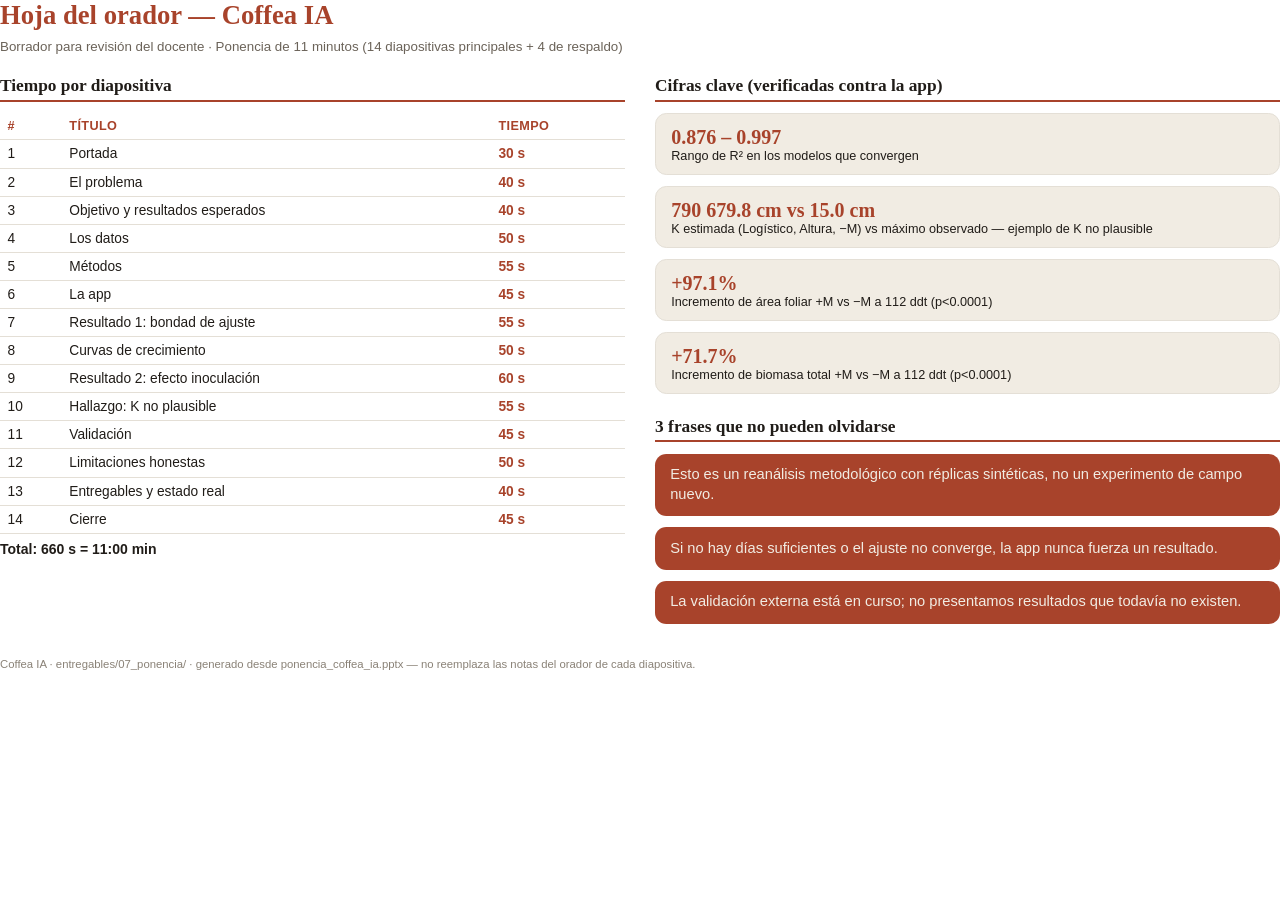
<file: entregables/07_ponencia/fuente/hoja_orador.html>
<!DOCTYPE html>
<html lang="es">
<head>
<meta charset="UTF-8">
<title>Hoja del orador — Coffea IA</title>
<style>
  @page { size: A4 portrait; margin: 14mm; }
  * { box-sizing: border-box; }
  body {
    font-family: Calibri, "Segoe UI", sans-serif;
    color: #201C18;
    margin: 0;
    font-size: 12.5pt;
  }
  h1 {
    font-family: Georgia, serif;
    color: #A8432B;
    font-size: 20pt;
    margin: 0 0 2mm 0;
  }
  .sub { color: #6B6359; font-size: 10pt; margin-bottom: 6mm; }
  .grid { display: grid; grid-template-columns: 1fr 1fr; gap: 8mm; }
  table { width: 100%; border-collapse: collapse; font-size: 10.3pt; }
  th, td { text-align: left; padding: 1.6mm 2mm; border-bottom: 1px solid #E4DFD6; }
  th { color: #A8432B; font-size: 9.5pt; text-transform: uppercase; letter-spacing: .03em; }
  td.t { color: #A8432B; font-weight: bold; white-space: nowrap; }
  .total { margin-top: 2mm; font-weight: bold; color: #201C18; font-size: 10.5pt; }
  h2 {
    font-family: Georgia, serif;
    font-size: 13pt;
    color: #201C18;
    border-bottom: 2px solid #A8432B;
    padding-bottom: 1mm;
    margin: 0 0 3mm 0;
  }
  .cifras { display: flex; flex-direction: column; gap: 3mm; margin-bottom: 6mm; }
  .cifra { background: #F1ECE3; border: 1px solid #E4DFD6; border-radius: 3mm; padding: 3mm 4mm; }
  .cifra .num { font-family: Georgia, serif; font-weight: bold; color: #A8432B; font-size: 15pt; }
  .cifra .lbl { font-size: 9.5pt; color: #201C18; }
  .frases { list-style: none; margin: 0; padding: 0; }
  .frases li {
    background: #A8432B; color: #F1ECE3; border-radius: 3mm; padding: 3mm 4mm;
    margin-bottom: 3mm; font-size: 11pt; line-height: 1.35;
  }
  footer { margin-top: 6mm; font-size: 8.5pt; color: #8A8277; }
</style>
</head>
<body>
  <h1>Hoja del orador — Coffea IA</h1>
  <div class="sub">Borrador para revisión del docente · Ponencia de 11 minutos (14 diapositivas principales + 4 de respaldo)</div>

  <div class="grid">
    <div>
      <h2>Tiempo por diapositiva</h2>
      <table>
        <tr><th>#</th><th>Título</th><th>Tiempo</th></tr>
        <tr><td>1</td><td>Portada</td><td class="t">30 s</td></tr>
        <tr><td>2</td><td>El problema</td><td class="t">40 s</td></tr>
        <tr><td>3</td><td>Objetivo y resultados esperados</td><td class="t">40 s</td></tr>
        <tr><td>4</td><td>Los datos</td><td class="t">50 s</td></tr>
        <tr><td>5</td><td>Métodos</td><td class="t">55 s</td></tr>
        <tr><td>6</td><td>La app</td><td class="t">45 s</td></tr>
        <tr><td>7</td><td>Resultado 1: bondad de ajuste</td><td class="t">55 s</td></tr>
        <tr><td>8</td><td>Curvas de crecimiento</td><td class="t">50 s</td></tr>
        <tr><td>9</td><td>Resultado 2: efecto inoculación</td><td class="t">60 s</td></tr>
        <tr><td>10</td><td>Hallazgo: K no plausible</td><td class="t">55 s</td></tr>
        <tr><td>11</td><td>Validación</td><td class="t">45 s</td></tr>
        <tr><td>12</td><td>Limitaciones honestas</td><td class="t">50 s</td></tr>
        <tr><td>13</td><td>Entregables y estado real</td><td class="t">40 s</td></tr>
        <tr><td>14</td><td>Cierre</td><td class="t">45 s</td></tr>
      </table>
      <div class="total">Total: 660 s = 11:00 min</div>
    </div>

    <div>
      <h2>Cifras clave (verificadas contra la app)</h2>
      <div class="cifras">
        <div class="cifra"><div class="num">0.876 – 0.997</div><div class="lbl">Rango de R² en los modelos que convergen</div></div>
        <div class="cifra"><div class="num">790 679.8 cm vs 15.0 cm</div><div class="lbl">K estimada (Logístico, Altura, −M) vs máximo observado — ejemplo de K no plausible</div></div>
        <div class="cifra"><div class="num">+97.1%</div><div class="lbl">Incremento de área foliar +M vs −M a 112 ddt (p&lt;0.0001)</div></div>
        <div class="cifra"><div class="num">+71.7%</div><div class="lbl">Incremento de biomasa total +M vs −M a 112 ddt (p&lt;0.0001)</div></div>
      </div>

      <h2>3 frases que no pueden olvidarse</h2>
      <ul class="frases">
        <li>Esto es un reanálisis metodológico con réplicas sintéticas, no un experimento de campo nuevo.</li>
        <li>Si no hay días suficientes o el ajuste no converge, la app nunca fuerza un resultado.</li>
        <li>La validación externa está en curso; no presentamos resultados que todavía no existen.</li>
      </ul>
    </div>
  </div>

  <footer>Coffea IA · entregables/07_ponencia/ · generado desde ponencia_coffea_ia.pptx — no reemplaza las notas del orador de cada diapositiva.</footer>
</body>
</html>
</file>
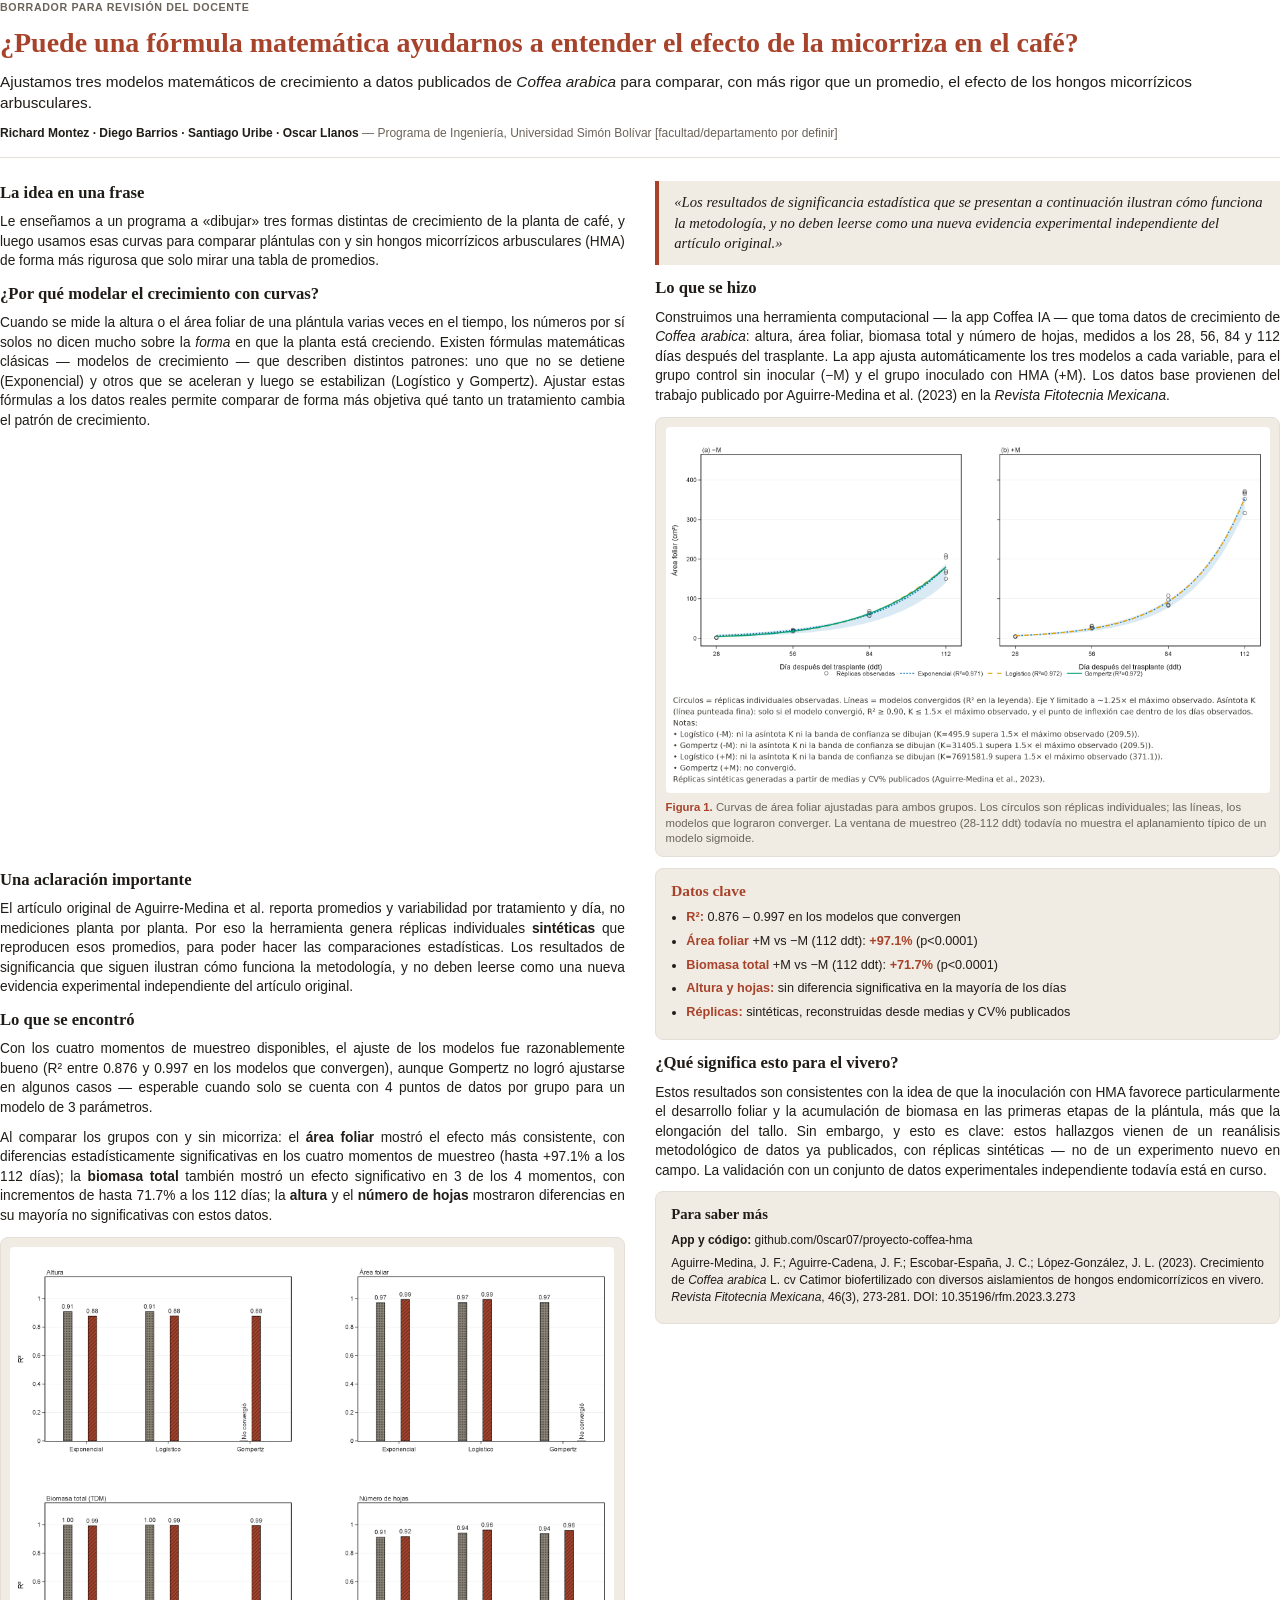
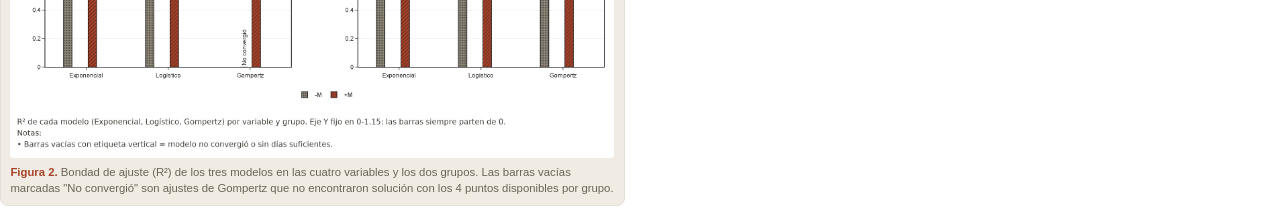
<file: entregables/08_articulo_divulgativo/fuente/articulo.html>
<!DOCTYPE html>
<html lang="es">
<head>
<meta charset="UTF-8">
<title>Artículo divulgativo — Coffea IA</title>
<style>
  :root{
    --crema:#F1ECE3; --blanco:#FFFFFF; --tinta:#201C18;
    --terracota:#A8432B; --borde:#E4DFD6; --gris:#6B6359;
  }
  @page { size: A4; margin: 16mm 15mm; }
  * { box-sizing: border-box; }
  html, body { margin:0; padding:0; }
  body{
    font-family: "Segoe UI", Calibri, sans-serif;
    color: var(--tinta);
    font-size: 10.3pt;
    line-height: 1.42;
  }
  .pagina{
    page-break-after: always;
  }
  .pagina:last-child{ page-break-after: auto; }

  .marca-borrador{
    font-size: 8pt; letter-spacing:.06em; text-transform:uppercase;
    color: var(--gris); font-weight:600; margin-bottom: 3mm;
  }
  h1{
    font-family: Georgia, serif; font-size: 21pt; color: var(--terracota);
    margin: 0 0 3mm 0; line-height:1.18;
  }
  .bajada{ font-size: 11.5pt; color: var(--tinta); margin-bottom: 3mm; line-height:1.4; }
  .firma{ font-size: 9pt; color: var(--gris); margin-bottom: 6mm; border-bottom: 1.5px solid var(--borde); padding-bottom: 4mm; }
  .firma b{ color: var(--tinta); }

  h2{
    font-family: Georgia, serif; font-size: 12.5pt; color: var(--tinta);
    margin: 0 0 2mm 0; break-after: avoid;
  }
  p{ margin: 0 0 2.8mm 0; text-align: justify; }

  .columnas{ display:flex; gap: 8mm; align-items:flex-start; }
  .col{ flex: 1 1 0; min-width:0; }
  .bloque{ break-inside: avoid; margin-bottom: 3mm; }

  .cita{
    background: var(--crema); border-left: 4px solid var(--terracota);
    padding: 3mm 4mm; margin: 0 0 3mm 0; font-family: Georgia, serif;
    font-style: italic; font-size: 11pt; line-height: 1.4; color: var(--tinta);
    break-inside: avoid;
  }

  .datos-clave{
    background: var(--crema); border:1px solid var(--borde); border-radius: 8px;
    padding: 3mm 4mm; break-inside: avoid; margin-bottom: 3mm;
  }
  .datos-clave h2{ color: var(--terracota); font-size: 11.5pt; }
  .datos-clave ul{ margin: 0; padding-left: 4mm; }
  .datos-clave li{ margin-bottom: 1.5mm; font-size: 9.5pt; }
  .datos-clave b{ color: var(--terracota); }

  figure{
    margin: 0 0 3mm 0; break-inside: avoid;
    background: var(--crema); border:1px solid var(--borde); border-radius: 8px; padding: 2.5mm;
  }
  figure img{ width:100%; display:block; border-radius:4px; }
  figcaption{ font-size: 8.5pt; color: var(--gris); margin-top: 2mm; line-height:1.35; }
  figcaption b{ color: var(--terracota); }

  .saber-mas{
    break-inside: avoid; font-size: 9pt; background: var(--crema); border:1px solid var(--borde);
    border-radius: 8px; padding: 3mm 4mm; margin-top: 2mm;
  }
  .saber-mas h2{ font-size: 11pt; }
  .saber-mas p{ margin-bottom: 1.5mm; }
</style>
</head>
<body>

<div class="pagina">
  <div class="marca-borrador">Borrador para revisión del docente</div>
  <h1>¿Puede una fórmula matemática ayudarnos a entender el efecto de la micorriza en el café?</h1>
  <div class="bajada">Ajustamos tres modelos matemáticos de crecimiento a datos publicados de <i>Coffea arabica</i> para comparar, con más rigor que un promedio, el efecto de los hongos micorrízicos arbusculares.</div>
  <div class="firma"><b>Richard Montez · Diego Barrios · Santiago Uribe · Oscar Llanos</b> — Programa de Ingeniería, Universidad Simón Bolívar [facultad/departamento por definir]</div>

  <div class="columnas">
    <div class="col">
      <div class="bloque">
        <h2>La idea en una frase</h2>
        <p>Le enseñamos a un programa a «dibujar» tres formas distintas de crecimiento de la planta de café, y luego usamos esas curvas para comparar plántulas con y sin hongos micorrízicos arbusculares (HMA) de forma más rigurosa que solo mirar una tabla de promedios.</p>
      </div>

      <div class="bloque">
        <h2>¿Por qué modelar el crecimiento con curvas?</h2>
        <p>Cuando se mide la altura o el área foliar de una plántula varias veces en el tiempo, los números por sí solos no dicen mucho sobre la <i>forma</i> en que la planta está creciendo. Existen fórmulas matemáticas clásicas — modelos de crecimiento — que describen distintos patrones: uno que no se detiene (Exponencial) y otros que se aceleran y luego se estabilizan (Logístico y Gompertz). Ajustar estas fórmulas a los datos reales permite comparar de forma más objetiva qué tanto un tratamiento cambia el patrón de crecimiento.</p>
      </div>
    </div>

    <div class="col">
      <div class="cita">
        «Los resultados de significancia estadística que se presentan a continuación ilustran cómo funciona la metodología, y no deben leerse como una nueva evidencia experimental independiente del artículo original.»
      </div>

      <div class="bloque">
        <h2>Lo que se hizo</h2>
        <p>Construimos una herramienta computacional — la app Coffea IA — que toma datos de crecimiento de <i>Coffea arabica</i>: altura, área foliar, biomasa total y número de hojas, medidos a los 28, 56, 84 y 112 días después del trasplante. La app ajusta automáticamente los tres modelos a cada variable, para el grupo control sin inocular (−M) y el grupo inoculado con HMA (+M). Los datos base provienen del trabajo publicado por Aguirre-Medina et al. (2023) en la <i>Revista Fitotecnia Mexicana</i>.</p>
      </div>

      <figure>
        <img src="assets/curvas_area_foliar.png" alt="Curvas de area foliar ajustadas para -M y +M, con replicas observadas y banda de confianza">
        <figcaption><b>Figura 1.</b> Curvas de área foliar ajustadas para ambos grupos. Los círculos son réplicas individuales; las líneas, los modelos que lograron converger. La ventana de muestreo (28-112 ddt) todavía no muestra el aplanamiento típico de un modelo sigmoide.</figcaption>
      </figure>
    </div>
  </div>
</div>

<div class="pagina">
  <div class="columnas">
    <div class="col">
      <div class="bloque">
        <h2>Una aclaración importante</h2>
        <p>El artículo original de Aguirre-Medina et al. reporta promedios y variabilidad por tratamiento y día, no mediciones planta por planta. Por eso la herramienta genera réplicas individuales <b>sintéticas</b> que reproducen esos promedios, para poder hacer las comparaciones estadísticas. Los resultados de significancia que siguen ilustran cómo funciona la metodología, y no deben leerse como una nueva evidencia experimental independiente del artículo original.</p>
      </div>

      <div class="bloque">
        <h2>Lo que se encontró</h2>
        <p>Con los cuatro momentos de muestreo disponibles, el ajuste de los modelos fue razonablemente bueno (R² entre 0.876 y 0.997 en los modelos que convergen), aunque Gompertz no logró ajustarse en algunos casos — esperable cuando solo se cuenta con 4 puntos de datos por grupo para un modelo de 3 parámetros.</p>
        <p>Al comparar los grupos con y sin micorriza: el <b>área foliar</b> mostró el efecto más consistente, con diferencias estadísticamente significativas en los cuatro momentos de muestreo (hasta +97.1% a los 112 días); la <b>biomasa total</b> también mostró un efecto significativo en 3 de los 4 momentos, con incrementos de hasta 71.7% a los 112 días; la <b>altura</b> y el <b>número de hojas</b> mostraron diferencias en su mayoría no significativas con estos datos.</p>
      </div>

      <figure>
        <img src="assets/barras_r2_modelos.png" alt="R2 de Exponencial, Logistico y Gompertz por variable y grupo">
        <figcaption><b>Figura 2.</b> Bondad de ajuste (R²) de los tres modelos en las cuatro variables y los dos grupos. Las barras vacías marcadas "No convergió" son ajustes de Gompertz que no encontraron solución con los 4 puntos disponibles por grupo.</figcaption>
      </figure>
    </div>

    <div class="col">
      <div class="datos-clave">
        <h2>Datos clave</h2>
        <ul>
          <li><b>R²:</b> 0.876 – 0.997 en los modelos que convergen</li>
          <li><b>Área foliar</b> +M vs −M (112 ddt): <b>+97.1%</b> (p&lt;0.0001)</li>
          <li><b>Biomasa total</b> +M vs −M (112 ddt): <b>+71.7%</b> (p&lt;0.0001)</li>
          <li><b>Altura y hojas:</b> sin diferencia significativa en la mayoría de los días</li>
          <li><b>Réplicas:</b> sintéticas, reconstruidas desde medias y CV% publicados</li>
        </ul>
      </div>

      <div class="bloque">
        <h2>¿Qué significa esto para el vivero?</h2>
        <p>Estos resultados son consistentes con la idea de que la inoculación con HMA favorece particularmente el desarrollo foliar y la acumulación de biomasa en las primeras etapas de la plántula, más que la elongación del tallo. Sin embargo, y esto es clave: estos hallazgos vienen de un reanálisis metodológico de datos ya publicados, con réplicas sintéticas — no de un experimento nuevo en campo. La validación con un conjunto de datos experimentales independiente todavía está en curso.</p>
      </div>

      <div class="saber-mas">
        <h2>Para saber más</h2>
        <p><b>App y código:</b> github.com/0scar07/proyecto-coffea-hma</p>
        <p>Aguirre-Medina, J. F.; Aguirre-Cadena, J. F.; Escobar-España, J. C.; López-González, J. L. (2023). Crecimiento de <i>Coffea arabica</i> L. cv Catimor biofertilizado con diversos aislamientos de hongos endomicorrízicos en vivero. <i>Revista Fitotecnia Mexicana</i>, 46(3), 273-281. DOI: 10.35196/rfm.2023.3.273</p>
      </div>
    </div>
  </div>
</div>

</body>
</html>
</file>
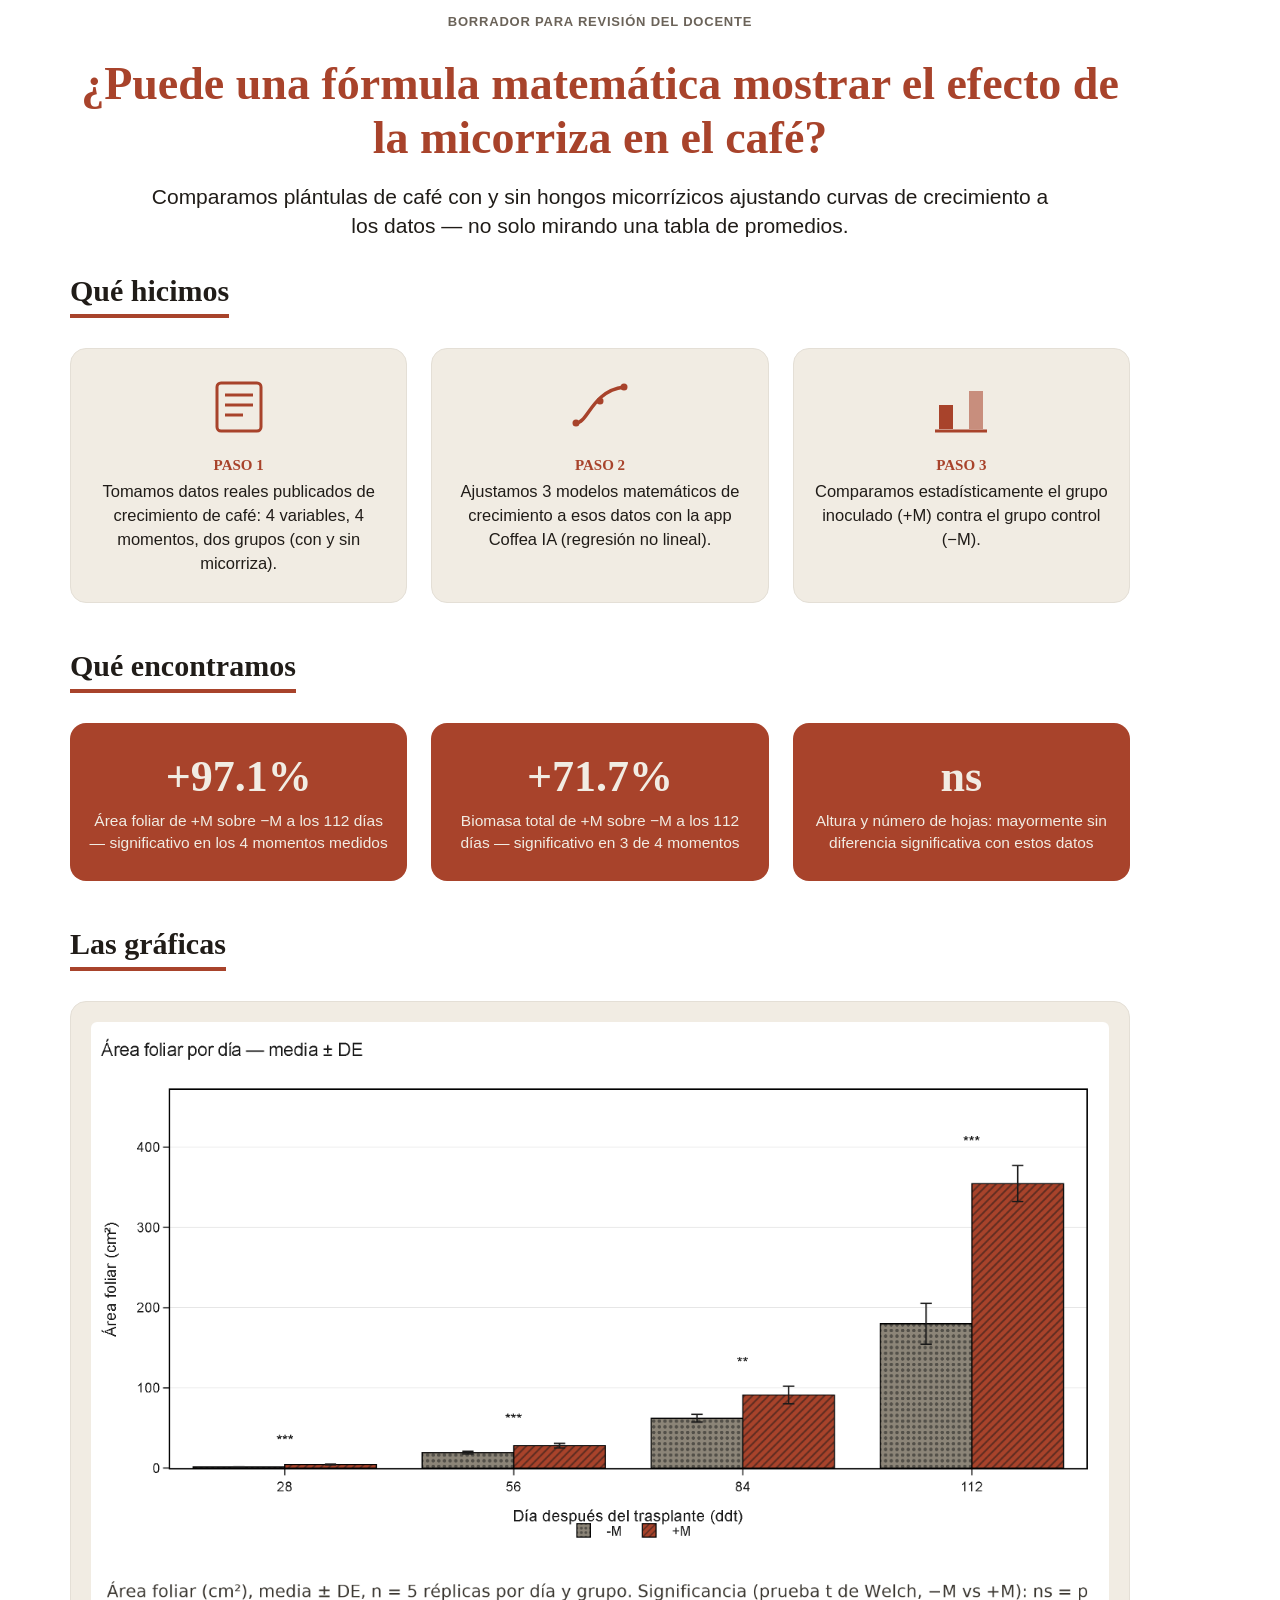
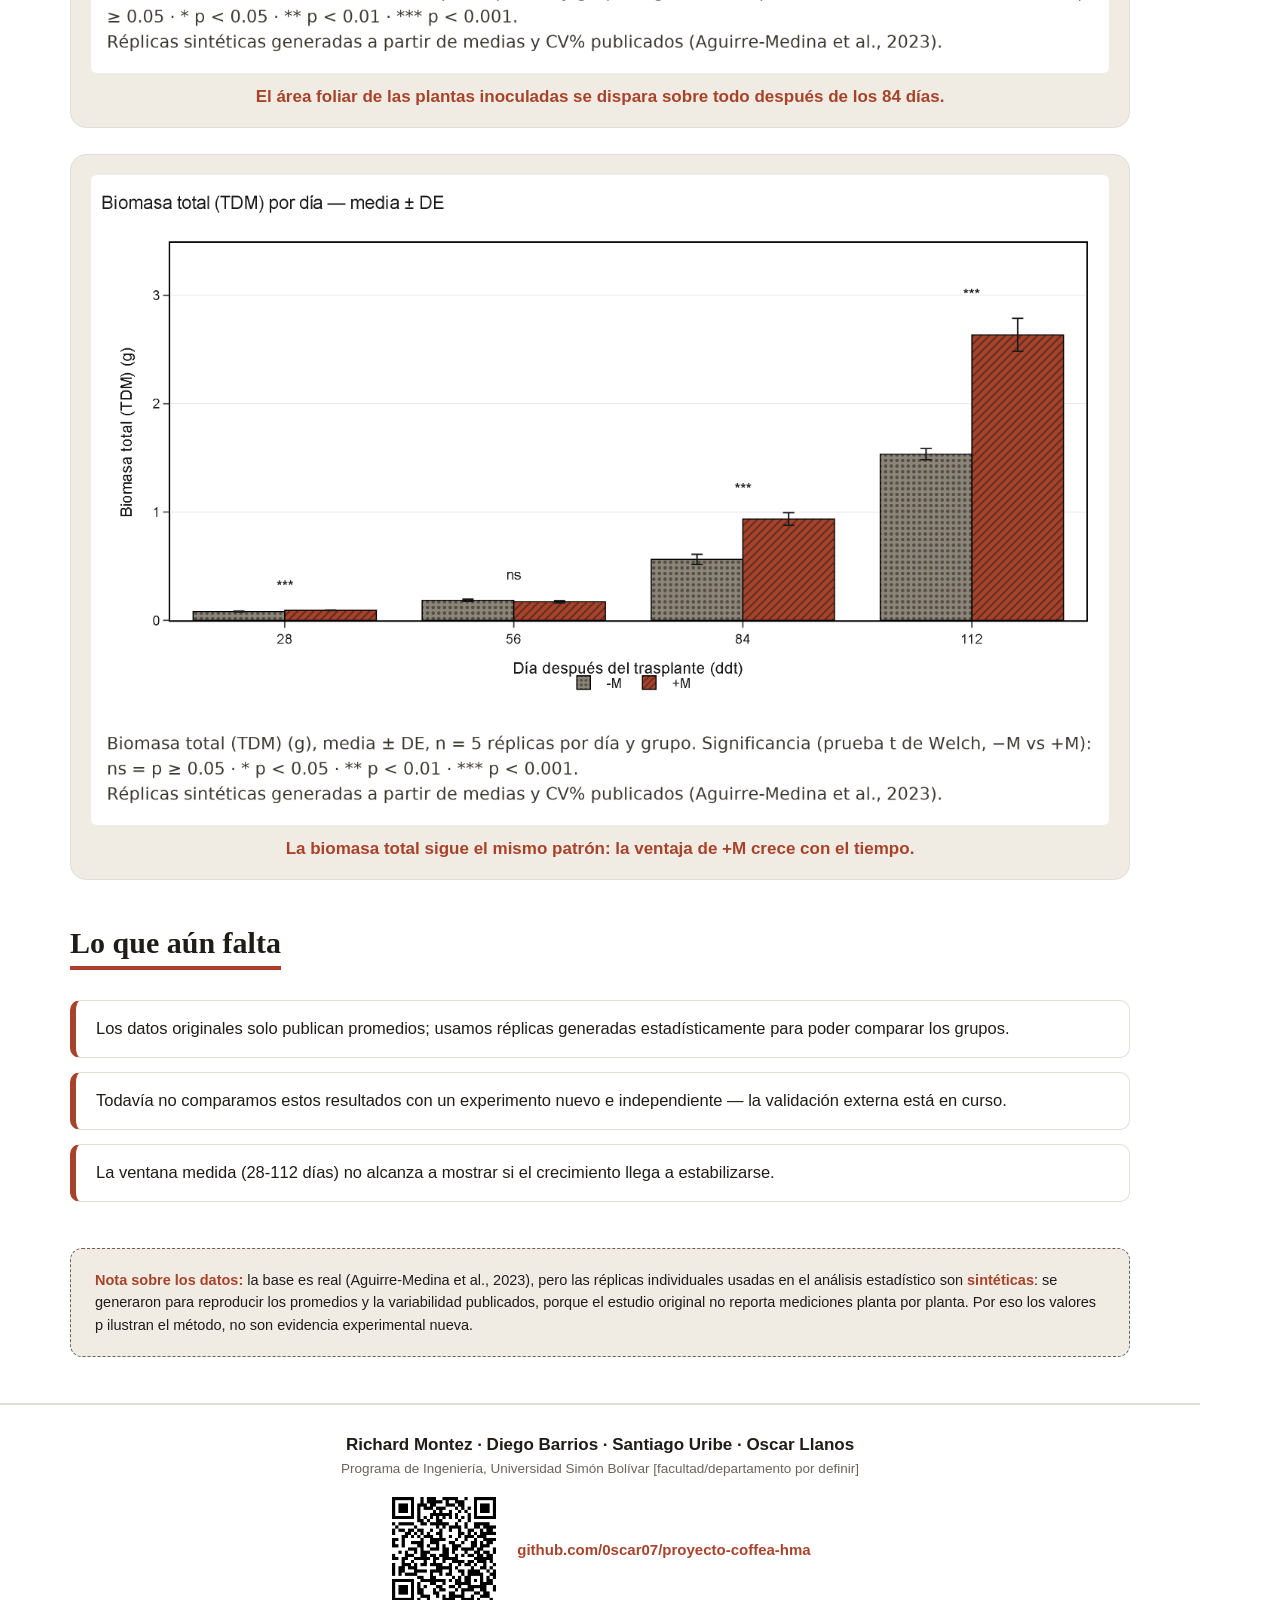
<file: entregables/08_articulo_divulgativo/fuente/infografia.html>
<!DOCTYPE html>
<html lang="es">
<head>
<meta charset="UTF-8">
<title>Infografía — Coffea IA</title>
<style>
  :root{
    --crema:#F1ECE3; --blanco:#FFFFFF; --tinta:#201C18;
    --terracota:#A8432B; --borde:#E4DFD6; --gris:#6B6359;
  }
  * { box-sizing: border-box; }
  html, body { margin:0; padding:0; }
  body{
    width: 1200px;
    font-family: "Segoe UI", Calibri, sans-serif;
    color: var(--tinta);
    background: var(--blanco);
  }
  .marca-borrador{
    text-align:center; font-size:13px; letter-spacing:.06em; text-transform:uppercase;
    color: var(--gris); padding: 14px 0 0 0; font-weight:600;
  }
  header{
    padding: 18px 70px 34px 70px;
    text-align:center;
  }
  header h1{
    font-family: Georgia, serif;
    font-size: 46px;
    line-height:1.18;
    color: var(--terracota);
    margin: 10px 0 16px 0;
  }
  header .gancho{
    font-size: 21px;
    color: var(--tinta);
    line-height:1.4;
    max-width: 920px;
    margin: 0 auto;
  }
  section{ padding: 0 70px; margin-bottom: 46px; }
  h2.seccion{
    font-family: Georgia, serif;
    font-size: 30px;
    color: var(--tinta);
    border-bottom: 4px solid var(--terracota);
    display:inline-block;
    padding-bottom: 6px;
    margin: 0 0 30px 0;
  }
  .pasos{ display:flex; gap: 24px; }
  .paso{
    flex:1; background: var(--crema); border:1px solid var(--borde); border-radius:16px;
    padding: 26px 20px; text-align:center;
  }
  .paso .icono{ margin: 0 auto 14px auto; width:64px; height:64px; }
  .paso .num{
    font-family: Georgia, serif; color: var(--terracota); font-weight:bold; font-size:15px;
    margin-bottom: 6px;
  }
  .paso p{ font-size: 16.5px; line-height:1.45; margin:0; }

  .hallazgos{ display:flex; gap:24px; }
  .hallazgo{
    flex:1; text-align:center; background: var(--terracota); color: var(--crema);
    border-radius:16px; padding: 28px 16px;
  }
  .hallazgo .cifra{ font-family: Georgia, serif; font-size:44px; font-weight:bold; }
  .hallazgo .desc{ font-size: 15.5px; margin-top: 8px; line-height:1.4; }

  .figura{
    background: var(--crema); border:1px solid var(--borde); border-radius: 16px;
    padding: 20px; margin-bottom: 26px;
  }
  .figura img{ width:100%; display:block; border-radius:6px; }
  .figura .lectura{
    margin-top:14px; font-size:17px; font-weight:600; color: var(--terracota); text-align:center;
  }

  .falta{ list-style:none; margin:0; padding:0; display:flex; flex-direction:column; gap:14px; }
  .falta li{
    background: var(--blanco); border:1.5px solid var(--borde); border-left:6px solid var(--terracota);
    border-radius: 10px; padding: 16px 20px; font-size:16.5px; line-height:1.45;
  }

  .nota-datos{
    background: var(--crema); border:1px dashed var(--gris); border-radius:12px;
    padding: 20px 24px; font-size: 14.5px; line-height:1.55; color: var(--tinta);
  }
  .nota-datos b{ color: var(--terracota); }

  footer{
    padding: 30px 70px 50px 70px; text-align:center; border-top: 2px solid var(--borde);
    margin-top: 10px;
  }
  footer .autores{ font-size:17px; font-weight:bold; margin-bottom:6px; }
  footer .inst{ font-size:13.5px; color: var(--gris); margin-bottom: 18px; }
  footer .qr-row{ display:flex; align-items:center; justify-content:center; gap:18px; }
  footer .qr-row img{ width:110px; height:110px; }
  footer .enlace{ font-size:15px; color: var(--terracota); font-weight:600; }
</style>
</head>
<body>
  <div class="marca-borrador">Borrador para revisión del docente</div>
  <header>
    <h1>¿Puede una fórmula matemática mostrar el efecto de la micorriza en el café?</h1>
    <div class="gancho">Comparamos plántulas de café con y sin hongos micorrízicos ajustando curvas de crecimiento a los datos — no solo mirando una tabla de promedios.</div>
  </header>

  <section>
    <h2 class="seccion">Qué hicimos</h2>
    <div class="pasos">
      <div class="paso">
        <svg class="icono" viewBox="0 0 64 64"><rect x="10" y="8" width="44" height="48" rx="4" fill="none" stroke="#A8432B" stroke-width="3"/><line x1="18" y1="20" x2="46" y2="20" stroke="#A8432B" stroke-width="3"/><line x1="18" y1="30" x2="46" y2="30" stroke="#A8432B" stroke-width="3"/><line x1="18" y1="40" x2="36" y2="40" stroke="#A8432B" stroke-width="3"/></svg>
        <div class="num">PASO 1</div>
        <p>Tomamos datos reales publicados de crecimiento de café: 4 variables, 4 momentos, dos grupos (con y sin micorriza).</p>
      </div>
      <div class="paso">
        <svg class="icono" viewBox="0 0 64 64"><path d="M8 48 C 20 48, 24 16, 56 12" fill="none" stroke="#A8432B" stroke-width="3.5"/><circle cx="8" cy="48" r="3.5" fill="#A8432B"/><circle cx="56" cy="12" r="3.5" fill="#A8432B"/><circle cx="32" cy="26" r="3.5" fill="#A8432B"/></svg>
        <div class="num">PASO 2</div>
        <p>Ajustamos 3 modelos matemáticos de crecimiento a esos datos con la app Coffea IA (regresión no lineal).</p>
      </div>
      <div class="paso">
        <svg class="icono" viewBox="0 0 64 64"><rect x="10" y="30" width="14" height="24" fill="#A8432B"/><rect x="40" y="16" width="14" height="38" fill="#A8432B" opacity="0.55"/><line x1="6" y1="56" x2="58" y2="56" stroke="#A8432B" stroke-width="3"/></svg>
        <div class="num">PASO 3</div>
        <p>Comparamos estadísticamente el grupo inoculado (+M) contra el grupo control (−M).</p>
      </div>
    </div>
  </section>

  <section>
    <h2 class="seccion">Qué encontramos</h2>
    <div class="hallazgos">
      <div class="hallazgo">
        <div class="cifra">+97.1%</div>
        <div class="desc">Área foliar de +M sobre −M a los 112 días — significativo en los 4 momentos medidos</div>
      </div>
      <div class="hallazgo">
        <div class="cifra">+71.7%</div>
        <div class="desc">Biomasa total de +M sobre −M a los 112 días — significativo en 3 de 4 momentos</div>
      </div>
      <div class="hallazgo">
        <div class="cifra">ns</div>
        <div class="desc">Altura y número de hojas: mayormente sin diferencia significativa con estos datos</div>
      </div>
    </div>
  </section>

  <section>
    <h2 class="seccion">Las gráficas</h2>
    <div class="figura">
      <img src="assets/barras_area_foliar.png" alt="Area foliar por dia, media mas menos DE, comparando -M y +M con significancia">
      <div class="lectura">El área foliar de las plantas inoculadas se dispara sobre todo después de los 84 días.</div>
    </div>
    <div class="figura">
      <img src="assets/barras_biomasa.png" alt="Biomasa total por dia, media mas menos DE, comparando -M y +M con significancia">
      <div class="lectura">La biomasa total sigue el mismo patrón: la ventaja de +M crece con el tiempo.</div>
    </div>
  </section>

  <section>
    <h2 class="seccion">Lo que aún falta</h2>
    <ul class="falta">
      <li>Los datos originales solo publican promedios; usamos réplicas generadas estadísticamente para poder comparar los grupos.</li>
      <li>Todavía no comparamos estos resultados con un experimento nuevo e independiente — la validación externa está en curso.</li>
      <li>La ventana medida (28-112 días) no alcanza a mostrar si el crecimiento llega a estabilizarse.</li>
    </ul>
  </section>

  <section>
    <div class="nota-datos">
      <b>Nota sobre los datos:</b> la base es real (Aguirre-Medina et al., 2023), pero las réplicas individuales usadas en el análisis estadístico son <b>sintéticas</b>: se generaron para reproducir los promedios y la variabilidad publicados, porque el estudio original no reporta mediciones planta por planta. Por eso los valores p ilustran el método, no son evidencia experimental nueva.
    </div>
  </section>

  <footer>
    <div class="autores">Richard Montez · Diego Barrios · Santiago Uribe · Oscar Llanos</div>
    <div class="inst">Programa de Ingeniería, Universidad Simón Bolívar [facultad/departamento por definir]</div>
    <div class="qr-row">
      <img src="assets/qr_app.png" alt="Codigo QR al repositorio del proyecto en GitHub">
      <div class="enlace">github.com/0scar07/proyecto-coffea-hma</div>
    </div>
  </footer>
</body>
</html>
</file>
<file: docs/documentacion/assets/styles.css>
/* Documentacion tecnica de Coffea IA -- estilos ESTRUCTURALES (etapa b: diseno adaptable).
   Este archivo por si solo ya deja la pagina completamente funcional, con todos los
   elementos en su estado final/asentado (sin transiciones ni animaciones). Las
   transiciones y animaciones viven en efectos.css (etapa c) y se cargan aparte --
   si ese archivo no carga, esta hoja sigue dejando todo usable.
   Paleta y tipografias tomadas de app/.streamlit/config.toml y del bloque
   T = dict(...) en app/app.py ("Cuaderno de campo"). Sustitutos LOCALES para
   Fraunces/Inter/IBM Plex Mono (no instaladas en este equipo; cero red en runtime):
   Georgia (serif), Segoe UI (sans), Consolas (mono). */

/* ============================== TOKENS ============================== */
:root {
  --bg: #FAF8F5;
  --surface: #FFFFFF;
  --surface-2: #F4F0E9;
  --border: #E4DFD6;
  --border-strong: #D6CFC2;
  --ink: #201C18;
  --ink-muted: #6B6459;
  --accent: #A8432B;
  --accent-soft: rgba(168, 67, 43, 0.10);
  --accent-soft-strong: rgba(168, 67, 43, 0.20);
  --control: #8C8578;
  --verde: #3F7D45;
  --verde-soft: rgba(63, 125, 69, 0.12);
  --ambar: #B8791E;
  --ambar-soft: rgba(184, 121, 30, 0.12);
  --rojo: #BF3B3B;
  --rojo-soft: rgba(191, 59, 59, 0.12);
  --focus-ring: #2E6FA8;

  --f-serif: Georgia, Cambria, "Times New Roman", serif;
  --f-sans: "Segoe UI", Calibri, Roboto, Arial, sans-serif;
  --f-mono: Consolas, "Courier New", monospace;

  /* Tipografia fluida */
  --fs-h1: clamp(1.75rem, 1.2rem + 2.4vw, 3rem);
  --fs-h2: clamp(1.35rem, 1.05rem + 1.4vw, 2rem);
  --fs-h3: clamp(1.1rem, 0.98rem + 0.6vw, 1.4rem);
  --fs-body: clamp(0.95rem, 0.9rem + 0.2vw, 1.05rem);
  --fs-small: clamp(0.8rem, 0.78rem + 0.1vw, 0.875rem);
  --fs-mono: clamp(0.82rem, 0.8rem + 0.1vw, 0.92rem);

  /* Espaciado */
  --sp-1: 0.25rem; --sp-2: 0.5rem; --sp-3: 0.75rem; --sp-4: 1rem;
  --sp-5: 1.5rem; --sp-6: 2rem; --sp-7: 3rem; --sp-8: 4rem;

  --radius-sm: 6px; --radius-md: 10px; --radius-lg: 16px; --radius-pill: 999px;
  --shadow-sm: 0 1px 3px rgba(32,28,24,0.10);
  --shadow-md: 0 6px 20px rgba(32,28,24,0.12);

  --sidebar-w: 280px;
  --toc-w: 240px;
  --topbar-h: 56px;
  --bottombar-h: 60px;
  --progress-h: 3px;

  color-scheme: light;
}

@media (prefers-color-scheme: dark) {
  :root:not([data-theme="light"]) {
    --bg: #1B1714; --surface: #241F1B; --surface-2: #2C2620;
    --border: #3A332C; --border-strong: #4A4239;
    --ink: #F1ECE3; --ink-muted: #B8AFA2;
    --accent: #E08B6C; --accent-soft: rgba(224, 139, 108, 0.14); --accent-soft-strong: rgba(224, 139, 108, 0.26);
    --control: #A69C8D; --verde: #7FBF87; --verde-soft: rgba(127, 191, 135, 0.14);
    --ambar: #E0AC5C; --ambar-soft: rgba(224, 172, 92, 0.14);
    --rojo: #E08080; --rojo-soft: rgba(224, 128, 128, 0.14);
    color-scheme: dark;
  }
}
:root[data-theme="dark"] {
  --bg: #1B1714; --surface: #241F1B; --surface-2: #2C2620;
  --border: #3A332C; --border-strong: #4A4239;
  --ink: #F1ECE3; --ink-muted: #B8AFA2;
  --accent: #E08B6C; --accent-soft: rgba(224, 139, 108, 0.14); --accent-soft-strong: rgba(224, 139, 108, 0.26);
  --control: #A69C8D; --verde: #7FBF87; --verde-soft: rgba(127, 191, 135, 0.14);
  --ambar: #E0AC5C; --ambar-soft: rgba(224, 172, 92, 0.14);
  --rojo: #E08080; --rojo-soft: rgba(224, 128, 128, 0.14);
  color-scheme: dark;
}

/* ============================== RESET ============================== */
*, *::before, *::after { box-sizing: border-box; }
html { -webkit-text-size-adjust: 100%; scroll-behavior: auto; }
body {
  margin: 0; background: var(--bg); color: var(--ink);
  font-family: var(--f-sans); font-size: var(--fs-body); line-height: 1.6;
  overflow-x: hidden;
}
img, svg { max-width: 100%; height: auto; display: block; }
h1, h2, h3, h4 { font-family: var(--f-serif); font-weight: 700; color: var(--ink); line-height: 1.2; margin: 0 0 var(--sp-4) 0; }
h1 { font-size: var(--fs-h1); }
h2 { font-size: var(--fs-h2); }
h3 { font-size: var(--fs-h3); }
p { margin: 0 0 var(--sp-4) 0; max-width: 74ch; }
a { color: var(--accent); }
a:not(.boton) { text-decoration-thickness: 1.5px; text-underline-offset: 2px; }
code, pre { font-family: var(--f-mono); font-size: var(--fs-mono); }
code { background: var(--surface-2); padding: 0.1em 0.4em; border-radius: 4px; }
ul, ol { padding-left: 1.3em; }
table { border-collapse: collapse; width: 100%; }

/* Foco visible en todo elemento interactivo */
a:focus-visible, button:focus-visible, input:focus-visible, summary:focus-visible,
[tabindex]:focus-visible {
  outline: 3px solid var(--focus-ring); outline-offset: 2px; border-radius: 4px;
}

/* Objetivos tactiles >= 44px */
button, .boton, .enlace-nav, .tab-boton { min-height: 44px; }

/* ============================== BARRA DE PROGRESO ============================== */
.barra-progreso {
  position: fixed; top: 0; left: 0; width: 100%; height: var(--progress-h); z-index: 90;
}
.barra-progreso .relleno { height: 100%; width: 0%; background: var(--accent); }
.indicador-apartado {
  position: fixed; top: calc(var(--progress-h) + 6px); right: 12px; z-index: 90;
  font-family: var(--f-mono); font-size: var(--fs-small); color: var(--ink-muted);
  background: var(--surface); padding: 2px 8px; border-radius: var(--radius-pill);
  border: 1px solid var(--border); opacity: 1;
}

/* ============================== BARRA SUPERIOR (movil/tablet) ============================== */
.barra-superior {
  display: flex; align-items: center; gap: var(--sp-3);
  height: var(--topbar-h); padding: 0 var(--sp-4);
  padding-top: env(safe-area-inset-top, 0);
  background: var(--surface); border-bottom: 1px solid var(--border);
  position: sticky; top: 0; z-index: 60;
}
.barra-superior .marca { font-family: var(--f-serif); font-weight: 700; font-size: 1.05rem; flex: 1;
  overflow: hidden; text-overflow: ellipsis; white-space: nowrap; }
.boton-icono {
  appearance: none; border: 1px solid var(--border-strong); background: var(--surface);
  color: var(--ink); border-radius: var(--radius-sm); width: 44px; height: 44px;
  display: inline-flex; align-items: center; justify-content: center; cursor: pointer;
}
.boton-icono:hover { background: var(--surface-2); }

/* ============================== LAYOUT GENERAL ============================== */
.envoltura { display: flex; min-height: 100vh; }

.barra-lateral {
  width: var(--sidebar-w); flex: 0 0 auto;
  background: var(--surface); border-right: 1px solid var(--border);
  padding: var(--sp-5) var(--sp-4);
  position: fixed; top: 0; left: 0; height: 100vh; overflow-y: auto;
  transform: translateX(-100%);
  z-index: 70;
  padding-top: max(var(--sp-5), env(safe-area-inset-top));
  padding-bottom: max(var(--sp-5), env(safe-area-inset-bottom));
}
.barra-lateral.abierta { transform: translateX(0); box-shadow: var(--shadow-md); }

.fondo-oscurecido {
  position: fixed; inset: 0; background: rgba(20, 16, 13, 0.45); z-index: 65;
  opacity: 0; pointer-events: none;
}
.fondo-oscurecido.visible { opacity: 1; pointer-events: auto; }

.contenido-principal {
  flex: 1 1 auto; min-width: 0;
  padding: var(--sp-6) var(--sp-4) calc(var(--bottombar-h) + var(--sp-6));
  padding-bottom: calc(var(--bottombar-h) + var(--sp-6) + env(safe-area-inset-bottom));
}

.marca-sidebar { display: flex; align-items: center; gap: var(--sp-2); margin-bottom: var(--sp-5); }
.marca-sidebar .hoja { color: var(--accent); font-size: 1.3rem; }
.marca-sidebar strong { font-family: var(--f-serif); font-size: 1.15rem; }

.buscador { position: relative; margin-bottom: var(--sp-5); }
.buscador input {
  width: 100%; padding: 10px 36px 10px 12px; border-radius: var(--radius-md);
  border: 1px solid var(--border-strong); background: var(--bg); color: var(--ink);
  font-family: var(--f-sans); font-size: var(--fs-small);
}
.buscador input:focus-visible { outline: 3px solid var(--focus-ring); outline-offset: 1px; }
.buscador .icono-buscar { position: absolute; right: 10px; top: 50%; transform: translateY(-50%); color: var(--ink-muted); pointer-events: none; }
.resultados-busqueda {
  position: absolute; top: calc(100% + 6px); left: 0; right: 0;
  background: var(--surface); border: 1px solid var(--border-strong); border-radius: var(--radius-md);
  box-shadow: var(--shadow-md); max-height: 60vh; overflow-y: auto; z-index: 80;
  display: none;
}
.resultados-busqueda.visible { display: block; }
.resultados-busqueda .resultado {
  display: block; padding: var(--sp-3) var(--sp-4); border-bottom: 1px solid var(--border);
  cursor: pointer; text-decoration: none; color: var(--ink);
}
.resultados-busqueda .resultado:last-child { border-bottom: none; }
.resultados-busqueda .resultado:hover, .resultados-busqueda .resultado.activo { background: var(--accent-soft); }
.resultados-busqueda .resultado .titulo-res { font-weight: 600; font-size: var(--fs-small); color: var(--accent); }
.resultados-busqueda .resultado .contexto-res { font-size: var(--fs-small); color: var(--ink-muted); margin-top: 2px; }
.resultados-busqueda .sin-resultados { padding: var(--sp-4); color: var(--ink-muted); font-size: var(--fs-small); }
mark { background: var(--accent-soft-strong); color: var(--ink); border-radius: 3px; padding: 0 2px; }

/* Navegacion lateral */
.nav-lateral { list-style: none; margin: 0; padding: 0; position: relative; }
.nav-lateral li { position: relative; }
.enlace-nav {
  display: flex; align-items: center; gap: var(--sp-2);
  padding: 10px var(--sp-3); border-radius: var(--radius-sm);
  color: var(--ink-muted); text-decoration: none; font-size: var(--fs-small);
  position: relative; z-index: 1;
}
.enlace-nav .num { font-family: var(--f-mono); font-size: 0.75em; color: var(--control); min-width: 1.4em; }
.enlace-nav:hover { color: var(--ink); }
.enlace-nav.activo { color: var(--accent); font-weight: 600; }
.enlace-nav.activo .num { color: var(--accent); }
.indicador-activo-nav {
  position: absolute; left: 0; width: 100%; height: 0; border-radius: var(--radius-sm);
  background: var(--accent-soft); z-index: 0; pointer-events: none;
  transform: translateY(0);
}

/* ============================== TOC (mini indice, solo escritorio) ============================== */
.toc-lateral {
  width: var(--toc-w); flex: 0 0 auto; display: none;
  padding: var(--sp-6) var(--sp-4); position: sticky; top: 0; align-self: flex-start;
  max-height: 100vh; overflow-y: auto;
}
.toc-lateral h2 { font-size: var(--fs-small); text-transform: uppercase; letter-spacing: 0.08em;
  font-family: var(--f-mono); color: var(--accent); font-weight: 600; }
.toc-lateral ul { list-style: none; padding: 0; margin: 0; font-size: var(--fs-small); }
.toc-lateral li { margin-bottom: var(--sp-2); }
.toc-lateral a { color: var(--ink-muted); text-decoration: none; }
.toc-lateral a:hover, .toc-lateral a.activo { color: var(--accent); }

/* ============================== BARRA INFERIOR (movil) ============================== */
.barra-inferior {
  position: fixed; bottom: 0; left: 0; width: 100%; height: var(--bottombar-h);
  background: var(--surface); border-top: 1px solid var(--border);
  display: flex; z-index: 60;
  padding-bottom: env(safe-area-inset-bottom, 0);
}
.barra-inferior button {
  flex: 1; border: none; background: transparent; color: var(--ink);
  font-family: var(--f-sans); font-size: var(--fs-small); display: flex; align-items: center;
  justify-content: center; gap: 6px; cursor: pointer;
}
.barra-inferior button:disabled { color: var(--ink-muted); opacity: 0.4; cursor: default; }
.barra-inferior button + button { border-left: 1px solid var(--border); }

/* ============================== APARTADOS (nucleo del modo panel) ============================== */
.apartado {
  max-width: 74ch;
  scroll-margin-top: calc(var(--topbar-h) + var(--sp-4));
}
.js .apartado { display: none; }
.js .apartado.activo { display: block; }
.no-js .apartado, .imprimir .apartado { display: block !important; margin-bottom: var(--sp-8);
  padding-bottom: var(--sp-7); border-bottom: 1px solid var(--border); }

.apartado-etiqueta {
  display: inline-block; font-family: var(--f-mono); font-size: var(--fs-small);
  color: var(--accent); text-transform: uppercase; letter-spacing: 0.1em; margin-bottom: var(--sp-2);
}
/* Subrayado del titulo: asentado (visible al 100%) por defecto. efectos.css lo anima
   desde 0 -- si no carga, el titulo simplemente se ve con su linea completa, sin animar. */
.apartado h1 { position: relative; display: inline-block; padding-bottom: 8px; }
.apartado h1::after {
  content: ""; position: absolute; left: 0; bottom: 0; height: 3px; width: 100%;
  background: var(--accent); border-radius: 2px;
}

/* ============================== TARJETAS ============================== */
.tarjeta {
  background: var(--surface); border: 1px solid var(--border); border-radius: var(--radius-lg);
  padding: var(--sp-5); margin-bottom: var(--sp-4);
}
.tarjeta h3 { margin-bottom: var(--sp-2); color: var(--accent); }
.rejilla-tarjetas { display: grid; grid-template-columns: 1fr; gap: var(--sp-4); margin-bottom: var(--sp-4); }

/* Recuadros de nota */
.recuadro { border-radius: var(--radius-md); padding: var(--sp-4); margin: var(--sp-4) 0; font-size: var(--fs-small); }
.recuadro .etiqueta { font-family: var(--f-mono); font-weight: 700; text-transform: uppercase; letter-spacing: 0.06em;
  font-size: 0.75em; margin-bottom: 4px; display: block; }
.recuadro-nota { background: var(--accent-soft); border-left: 3px solid var(--accent); }
.recuadro-nota .etiqueta { color: var(--accent); }
.recuadro-importante { background: var(--rojo-soft); border-left: 3px solid var(--rojo); }
.recuadro-importante .etiqueta { color: var(--rojo); }
.recuadro-consejo { background: var(--verde-soft); border-left: 3px solid var(--verde); }
.recuadro-consejo .etiqueta { color: var(--verde); }
.recuadro-advertencia { background: var(--ambar-soft); border-left: 3px solid var(--ambar); }
.recuadro-advertencia .etiqueta { color: var(--ambar); }

/* ============================== TABLAS con scroll propio ============================== */
.tabla-contenedor { position: relative; margin: var(--sp-4) 0; max-width: 100%; }
.tabla-scroll { overflow-x: auto; border: 1px solid var(--border); border-radius: var(--radius-md); -webkit-overflow-scrolling: touch; }
.tabla-scroll table { min-width: 480px; font-size: var(--fs-small); }
.tabla-scroll th { background: var(--ink); color: var(--bg); text-align: left; padding: 10px 12px;
  font-family: var(--f-mono); font-size: 0.75em; text-transform: uppercase; letter-spacing: 0.05em; position: sticky; top: 0; }
.tabla-scroll td { padding: 8px 12px; border-bottom: 1px solid var(--border); white-space: nowrap; }
.tabla-scroll tr:nth-child(even) td { background: var(--surface-2); }
.tabla-contenedor.tiene-mas::after {
  content: ""; position: absolute; top: 0; right: 0; bottom: 0; width: 28px;
  background: linear-gradient(to right, transparent, var(--bg));
  pointer-events: none; opacity: 0.9;
}
.tabla-contenedor .pista-scroll {
  font-size: var(--fs-small); color: var(--ink-muted); text-align: right; margin-top: 4px; display: none;
}
.tabla-contenedor.tiene-mas .pista-scroll { display: block; }

/* ============================== BLOQUES DE CODIGO ============================== */
.bloque-codigo { position: relative; margin: var(--sp-4) 0; border-radius: var(--radius-md); overflow: hidden;
  border: 1px solid var(--border-strong); background: var(--surface-2); }
.bloque-codigo pre { margin: 0; padding: var(--sp-4); overflow-x: auto; -webkit-overflow-scrolling: touch; }
.bloque-codigo pre .linea:hover { background: var(--accent-soft); }
.bloque-codigo .linea { display: block; padding: 1px 4px; border-radius: 3px; }
.boton-copiar {
  position: absolute; top: 8px; right: 8px; z-index: 2;
  border: 1px solid var(--border-strong); background: var(--surface); color: var(--ink-muted);
  border-radius: var(--radius-sm); padding: 6px 10px; font-size: var(--fs-small); cursor: pointer;
  display: inline-flex; align-items: center; gap: 6px;
}
.boton-copiar:hover { background: var(--surface-2); color: var(--ink); }
.boton-copiar.copiado { color: var(--verde); border-color: var(--verde); }

/* ============================== PESTAÑAS (modelos) ============================== */
.pestanas { margin: var(--sp-4) 0; }
.pestanas-lista { display: flex; gap: var(--sp-2); border-bottom: 1px solid var(--border); list-style: none; padding: 0; margin: 0 0 var(--sp-4); flex-wrap: wrap; }
.tab-boton {
  appearance: none; border: none; background: transparent; color: var(--ink-muted);
  padding: 10px var(--sp-3); font-family: var(--f-sans); font-size: var(--fs-small); font-weight: 600;
  cursor: pointer; position: relative; border-radius: var(--radius-sm) var(--radius-sm) 0 0;
}
.tab-boton:hover { color: var(--ink); background: var(--surface-2); }
.tab-boton[aria-selected="true"] { color: var(--accent); }
.indicador-tab { position: absolute; bottom: -1px; height: 3px; background: var(--accent); border-radius: 2px; left: 0; width: 0; }
.panel-tab { display: none; }
.panel-tab.activo { display: block; }

/* ============================== PLEGABLES (nativos <details>) ============================== */
.plegable { border: 1px solid var(--border); border-radius: var(--radius-md); margin: var(--sp-3) 0; overflow: hidden; }
.plegable summary {
  list-style: none; cursor: pointer; padding: var(--sp-3) var(--sp-4); font-weight: 600;
  display: flex; align-items: center; justify-content: space-between; background: var(--surface-2);
}
.plegable summary::-webkit-details-marker { display: none; }
.plegable[open] summary .flecha { transform: rotate(90deg); }
.plegable .contenido-plegable { padding: var(--sp-4); overflow: hidden; }

/* ============================== CONTADORES ============================== */
.contadores { display: grid; grid-template-columns: repeat(2, 1fr); gap: var(--sp-4); margin: var(--sp-5) 0; }
.contador { text-align: center; background: var(--surface); border: 1px solid var(--border); border-radius: var(--radius-md); padding: var(--sp-4); }
.contador .valor { font-family: var(--f-mono); font-size: clamp(1.5rem, 1rem + 2vw, 2.4rem); color: var(--accent); font-weight: 700; display: block; }
.contador .etiqueta { font-size: var(--fs-small); color: var(--ink-muted); }

/* ============================== FORMULAS ============================== */
/* Visible al 100% por defecto (asentado); efectos.css la revela con una animacion. */
.formula-caja {
  background: var(--surface); border: 1px solid var(--border-strong); border-radius: var(--radius-md);
  padding: var(--sp-4); margin: var(--sp-3) 0; text-align: center;
}
.formula-caja .expr { font-family: "Cambria Math", var(--f-serif); font-size: 1.15rem; }
.formula-caja .nombre { font-family: var(--f-mono); font-size: var(--fs-small); color: var(--accent); text-transform: uppercase; margin-bottom: 6px; }

/* ============================== DIAGRAMA ============================== */
.diagrama-envoltura { margin: var(--sp-5) 0; border: 1px solid var(--border); border-radius: var(--radius-lg); padding: var(--sp-4); background: var(--surface); }
.diagrama-svg { width: 100%; height: auto; }
.solo-movil-diagrama { display: block; }
.solo-escritorio-diagrama { display: none; }
@media (min-width: 900px) {
  .solo-movil-diagrama { display: none; }
  .solo-escritorio-diagrama { display: block; }
}
.diagrama-svg .caja-nodo { fill: var(--surface-2); stroke: var(--border-strong); stroke-width: 1.5; cursor: pointer; }
.diagrama-svg .texto-nodo { fill: var(--ink); font-family: var(--f-sans); font-size: 12px; pointer-events: none; }
.diagrama-svg .texto-funcion { fill: var(--accent); font-family: var(--f-mono); font-size: 10px; pointer-events: none; }
.diagrama-svg .grupo-nodo { opacity: 1; }
.diagrama-svg.hay-hover .grupo-nodo:not(.resaltado) { opacity: 0.35; }
.diagrama-svg .grupo-nodo.resaltado .caja-nodo { fill: var(--accent-soft-strong); stroke: var(--accent); }
/* Trazo ya dibujado por defecto (stroke-dashoffset: 0); efectos.css lo anima desde 400. */
.diagrama-svg .flecha-flujo { fill: none; stroke: var(--control); stroke-width: 2; stroke-dashoffset: 0; }
.diagrama-svg marker path { fill: var(--control); }

/* ============================== REFERENCIA DE FUNCIONES ============================== */
.funcion-entrada {
  border: 1px solid var(--border); border-radius: var(--radius-md); padding: var(--sp-4); margin-bottom: var(--sp-3);
  scroll-margin-top: calc(var(--topbar-h) + var(--sp-4));
}
.funcion-entrada.resaltada-temporal { border-color: var(--accent); box-shadow: 0 0 0 3px var(--accent-soft); }
.funcion-entrada .firma { font-family: var(--f-mono); font-size: var(--fs-mono); background: var(--surface-2);
  padding: 8px 10px; border-radius: var(--radius-sm); display: block; overflow-x: auto; white-space: pre; }
.funcion-entrada .meta { font-size: var(--fs-small); color: var(--ink-muted); margin: 6px 0; }
.funcion-entrada .sin-doc { color: var(--ambar); font-style: italic; }
.filtro-funciones { display: flex; gap: var(--sp-2); flex-wrap: wrap; margin-bottom: var(--sp-4); }
.chip-filtro {
  border: 1px solid var(--border-strong); background: var(--surface); color: var(--ink-muted);
  border-radius: var(--radius-pill); padding: 6px 14px; font-size: var(--fs-small); cursor: pointer;
}
.chip-filtro[aria-pressed="true"] { background: var(--accent); color: #FFF7EE; border-color: var(--accent); }

/* ============================== BOTONES / ENLACES ============================== */
.boton {
  display: inline-flex; align-items: center; gap: 8px; padding: 10px 18px; border-radius: var(--radius-sm);
  border: 1px solid var(--accent); background: var(--accent); color: #FFF7EE; text-decoration: none;
  font-size: var(--fs-small); font-weight: 600; cursor: pointer;
}
.boton:hover { box-shadow: var(--shadow-sm); }
.boton.secundario { background: transparent; color: var(--accent); }
.enlaces-pie { display: flex; gap: var(--sp-3); flex-wrap: wrap; margin: var(--sp-5) 0; }

/* Anterior / siguiente al final de cada apartado */
.nav-apartado { display: flex; justify-content: space-between; gap: var(--sp-4); margin-top: var(--sp-7); padding-top: var(--sp-4); border-top: 1px solid var(--border); }
.nav-apartado a { text-decoration: none; color: var(--ink); border: 1px solid var(--border-strong); border-radius: var(--radius-md);
  padding: var(--sp-3) var(--sp-4); flex: 1; max-width: 48%; }
.nav-apartado a:hover { background: var(--surface-2); }
.nav-apartado .direccion { display: block; font-size: var(--fs-small); color: var(--ink-muted); }
.nav-apartado .siguiente { text-align: right; margin-left: auto; }

/* Selector de tema */
.selector-tema { display: flex; align-items: center; gap: 6px; margin-top: var(--sp-4); }
.selector-tema button {
  border: 1px solid var(--border-strong); background: var(--surface); color: var(--ink-muted);
  border-radius: var(--radius-sm); padding: 8px; cursor: pointer; flex: 1;
}
.selector-tema button[aria-pressed="true"] { background: var(--accent); color: #FFF7EE; border-color: var(--accent); }

/* Solo para lectores de pantalla */
.solo-sr {
  position: absolute; width: 1px; height: 1px; padding: 0; margin: -1px; overflow: hidden;
  clip: rect(0,0,0,0); white-space: nowrap; border: 0;
}
.saltar-enlace {
  position: absolute; left: 8px; top: -60px; background: var(--accent); color: #FFF7EE;
  padding: 10px 16px; border-radius: var(--radius-sm); z-index: 100; text-decoration: none;
}
.saltar-enlace:focus { top: 8px; }

/* ============================== RESPONSIVE: 3 MODOS ============================== */
/* Movil (< 768px): por defecto arriba. Barra superior + inferior, drawer, sin TOC.
   La barra superior/inferior son display:flex por su propia regla base (mas arriba);
   solo se ocultan explicitamente en escritorio, abajo. */

@media (min-width: 768px) {
  .barra-lateral { width: min(var(--sidebar-w), 78vw); }
  .contenido-principal { padding-left: var(--sp-6); padding-right: var(--sp-6); }
}

@media (min-width: 1200px) {
  .barra-superior, .barra-inferior, .fondo-oscurecido, .cerrar-menu { display: none; }
  .barra-lateral { position: sticky; transform: none; height: 100vh; box-shadow: none; padding-top: var(--sp-5); }
  .envoltura { align-items: flex-start; }
  .contenido-principal { padding: var(--sp-7) var(--sp-6); max-width: 80ch; }
  .toc-lateral { display: block; }
  body { padding-bottom: 0; }
}

/* ============================== GLOSARIO / REGISTRO DE CAMBIOS ============================== */
.glosario { margin: 0; }
.glosario dt { font-family: var(--f-mono); font-weight: 700; color: var(--accent); margin-top: var(--sp-4); text-transform: uppercase; font-size: var(--fs-small); letter-spacing: 0.03em; }
.glosario dd { margin: 4px 0 0 0; }
.lista-commits { list-style: none; padding: 0; font-size: var(--fs-small); }
.lista-commits li { padding: 8px 0; border-bottom: 1px dotted var(--border); }
.lista-commits code { color: var(--accent); }

/* ============================== IMPRESION ============================== */
@media print {
  .barra-lateral, .barra-superior, .barra-inferior, .fondo-oscurecido, .toc-lateral,
  .barra-progreso, .indicador-apartado, .nav-apartado, .boton-copiar, .saltar-enlace,
  .selector-tema, .buscador { display: none !important; }
  .contenido-principal { padding: 0; max-width: none; }
  .apartado { display: block !important; page-break-after: always; opacity: 1 !important; transform: none !important; }
  .apartado:last-child { page-break-after: auto; }
  body { background: #fff; color: #000; }
  a { color: #000; text-decoration: underline; }
  .tarjeta, .recuadro, .funcion-entrada { break-inside: avoid; }
  /* Sin scroll horizontal posible en papel: el contenido debe envolver, nunca recortarse. */
  .bloque-codigo pre, .bloque-codigo code { white-space: pre-wrap; word-break: break-word; overflow-x: visible; }
  .tabla-scroll { overflow-x: visible; }
  .tabla-scroll td, .tabla-scroll th { white-space: normal; }
  .funcion-entrada .firma { white-space: pre-wrap; word-break: break-word; overflow-x: visible; }
}
</file>
<file: docs/documentacion/assets/efectos.css>
/* Documentacion tecnica de Coffea IA -- EFECTOS (etapa c).
   Se carga DESPUES de styles.css y solo agrega transiciones/animaciones sobre el
   mismo HTML y las mismas clases; si este archivo no carga (o se quita el <link>),
   la pagina generada por la etapa (b) -- styles.css + app.js -- sigue funcionando
   completa, solo que sin movimiento: todo aparece ya asentado en su estado final.

   Reglas tecnicas seguidas: solo se anima transform y opacity (salvo casos puntuales
   de color/stroke ya declarados aqui, nunca layout/width/height de golpe); duraciones
   200-600ms con curvas definidas como variables CSS; sin librerias externas. */

:root {
  --ease-standard: cubic-bezier(0.22, 1, 0.36, 1);
  --ease-in: cubic-bezier(0.4, 0, 1, 1);
  --ease-out: cubic-bezier(0, 0, 0.2, 1);
  --dur-fast: 200ms; --dur-base: 320ms; --dur-slow: 500ms; --dur-slower: 600ms;
}
@media (prefers-reduced-motion: reduce) {
  :root { --dur-fast: 1ms; --dur-base: 1ms; --dur-slow: 1ms; --dur-slower: 1ms; }
}
:root[data-motion="reduced"] { --dur-fast: 1ms; --dur-base: 1ms; --dur-slow: 1ms; --dur-slower: 1ms; }

/* Transiciones de color al cambiar de tema */
body { transition: background-color var(--dur-base) var(--ease-standard), color var(--dur-base) var(--ease-standard); }
.barra-lateral { transition: transform var(--dur-base) var(--ease-standard), background-color var(--dur-base); }
.fondo-oscurecido { transition: opacity var(--dur-base) var(--ease-standard); }
.boton-icono { transition: background-color var(--dur-fast) var(--ease-standard), transform var(--dur-fast) var(--ease-standard); }
.boton-icono:active { transform: scale(0.94); }
.barra-progreso .relleno { transition: width var(--dur-fast) var(--ease-out); }

/* Indicador "apartado X de N": aparece brevemente al desplazar, se desvanece solo */
.indicador-apartado { opacity: 0; transition: opacity var(--dur-base) var(--ease-standard); }
.mostrar-indicador .indicador-apartado { opacity: 1; }

/* 3. Indicador deslizante en el menu lateral */
.indicador-activo-nav { transition: transform var(--dur-base) var(--ease-standard), height var(--dur-fast); }
.enlace-nav { transition: color var(--dur-fast) var(--ease-standard); }

/* 2. Subrayado del titulo: se dibuja de izquierda a derecha al activarse el apartado */
.apartado h1::after { transform: scaleX(0); transform-origin: left; will-change: transform; }
.js .apartado.activo h1::after {
  animation: dibujar-subrayado var(--dur-slower) var(--ease-standard) forwards;
}
@keyframes dibujar-subrayado { to { transform: scaleX(1); } }

/* Entrada escalonada: parrafos, tarjetas, tablas y bloques de codigo en cascada */
.js .apartado.activo > * {
  opacity: 0; transform: translateY(10px);
  animation: entrada-cascada var(--dur-base) var(--ease-out) forwards;
}
.js .apartado.activo > *:nth-child(1) { animation-delay: 60ms; }
.js .apartado.activo > *:nth-child(2) { animation-delay: 120ms; }
.js .apartado.activo > *:nth-child(3) { animation-delay: 180ms; }
.js .apartado.activo > *:nth-child(4) { animation-delay: 240ms; }
.js .apartado.activo > *:nth-child(5) { animation-delay: 300ms; }
.js .apartado.activo > *:nth-child(n+6) { animation-delay: 360ms; }
@keyframes entrada-cascada { to { opacity: 1; transform: translateY(0); } }

/* Filas de tabla en cascada */
.js table.entrando tbody tr {
  opacity: 0; transform: translateY(6px);
  animation: entrada-fila var(--dur-fast) var(--ease-out) forwards;
}
@keyframes entrada-fila { to { opacity: 1; transform: translateY(0); } }

/* 1. Transicion entre apartados (respaldo sin View Transitions API) */
.apartado.saliendo-adelante { animation: salir-izq var(--dur-base) var(--ease-in) forwards; }
.apartado.saliendo-atras { animation: salir-der var(--dur-base) var(--ease-in) forwards; }
.apartado.entrando-adelante { animation: entrar-der var(--dur-base) var(--ease-out) forwards; }
.apartado.entrando-atras { animation: entrar-izq var(--dur-base) var(--ease-out) forwards; }
@keyframes salir-izq { to { opacity: 0; transform: translateX(-16px); } }
@keyframes salir-der { to { opacity: 0; transform: translateX(16px); } }
@keyframes entrar-der { from { opacity: 0; transform: translateX(16px); } to { opacity: 1; transform: translateX(0); } }
@keyframes entrar-izq { from { opacity: 0; transform: translateX(-16px); } to { opacity: 1; transform: translateX(0); } }
::view-transition-old(apartado), ::view-transition-new(apartado) { animation-duration: var(--dur-base); }

/* 9. Tarjetas con elevacion y ligera inclinacion (solo con cursor) */
.tarjeta {
  transition: transform var(--dur-fast) var(--ease-standard), box-shadow var(--dur-fast) var(--ease-standard),
    background-color var(--dur-base), border-color var(--dur-base);
}
@media (hover: hover) and (pointer: fine) {
  .tarjeta:hover { transform: translateY(-3px) rotate(-0.15deg); box-shadow: var(--shadow-md); }
}

/* 7. Bloques de codigo: resaltado de linea al pasar el cursor, boton copiar animado */
.bloque-codigo .linea { transition: background-color var(--dur-fast); }
.boton-copiar { transition: background-color var(--dur-fast), color var(--dur-fast); }

/* 8. Pestañas: linea inferior deslizante, cruce entre paneles */
.indicador-tab { transition: transform var(--dur-base) var(--ease-standard), width var(--dur-base) var(--ease-standard); }
.panel-tab.activo { animation: cruce-tab var(--dur-fast) var(--ease-out); }
@keyframes cruce-tab { from { opacity: 0; } to { opacity: 1; } }

/* 8. Plegables: flecha rotatoria y aparicion suave del contenido */
.plegable summary .flecha { transition: transform var(--dur-fast) var(--ease-standard); }
.plegable .contenido-plegable { animation: abrir-plegable var(--dur-fast) var(--ease-out); }
@keyframes abrir-plegable { from { opacity: 0; transform: translateY(-4px); } to { opacity: 1; transform: translateY(0); } }

/* 6. Formulas: revelado suave la primera vez que aparecen */
.formula-caja { opacity: 0; transform: scale(0.98); }
.js .apartado.activo .formula-caja { animation: revelar-formula var(--dur-base) var(--ease-out) forwards; animation-delay: 150ms; }
.no-js .formula-caja, .imprimir .formula-caja { opacity: 1; transform: none; }
@keyframes revelar-formula { to { opacity: 1; transform: scale(1); } }

/* 5. Diagrama: las flechas se dibujan siguiendo el flujo; resaltado con transicion */
.diagrama-svg .caja-nodo {
  transition: fill var(--dur-fast) var(--ease-standard), stroke var(--dur-fast) var(--ease-standard), opacity var(--dur-fast);
}
.diagrama-svg .grupo-nodo { transition: opacity var(--dur-fast) var(--ease-standard); }
.diagrama-svg .flecha-flujo { stroke-dasharray: 400; stroke-dashoffset: 400; }
.js .diagrama-svg.dibujado .flecha-flujo { animation: dibujar-flecha var(--dur-slower) var(--ease-standard) forwards; }
.no-js .diagrama-svg .flecha-flujo, .imprimir .diagrama-svg .flecha-flujo { stroke-dashoffset: 0; }
@keyframes dibujar-flecha { to { stroke-dashoffset: 0; } }

/* Resaltado temporal de una entrada de funcion (al hacer clic en el diagrama) */
.funcion-entrada { transition: border-color var(--dur-base), box-shadow var(--dur-base); }

/* Botones: leve elevacion al pasar el cursor */
.boton { transition: transform var(--dur-fast) var(--ease-standard), box-shadow var(--dur-fast); }
.boton:hover { transform: translateY(-1px); }

.nav-apartado a { transition: background-color var(--dur-fast); }
.saltar-enlace { transition: top var(--dur-fast) var(--ease-standard); }

/* 10. Reduce motion: sin traslados/dibujados, solo desvanecidos breves o cambios instantaneos */
@media (prefers-reduced-motion: reduce) {
  .apartado h1::after { transition: none; animation: none !important; transform: scaleX(1); }
  .js .apartado.activo > * { animation: desvanecer-simple var(--dur-fast) linear forwards; transform: none; }
  .diagrama-svg .flecha-flujo { stroke-dashoffset: 0 !important; animation: none !important; }
  .apartado.saliendo-adelante, .apartado.saliendo-atras, .apartado.entrando-adelante, .apartado.entrando-atras {
    animation: desvanecer-simple var(--dur-fast) linear forwards;
  }
  .tarjeta:hover { transform: none; }
}
@keyframes desvanecer-simple { from { opacity: 0; } to { opacity: 1; } }
:root[data-motion="reduced"] .apartado h1::after { animation: none !important; transform: scaleX(1); }
:root[data-motion="reduced"] .js .apartado.activo > * { animation: desvanecer-simple var(--dur-fast) linear forwards !important; transform: none !important; }
:root[data-motion="reduced"] .diagrama-svg .flecha-flujo { stroke-dashoffset: 0 !important; animation: none !important; }
:root[data-motion="reduced"] .tarjeta:hover { transform: none !important; }

@media print {
  .apartado, .apartado h1::after { animation: none !important; }
}
</file>
